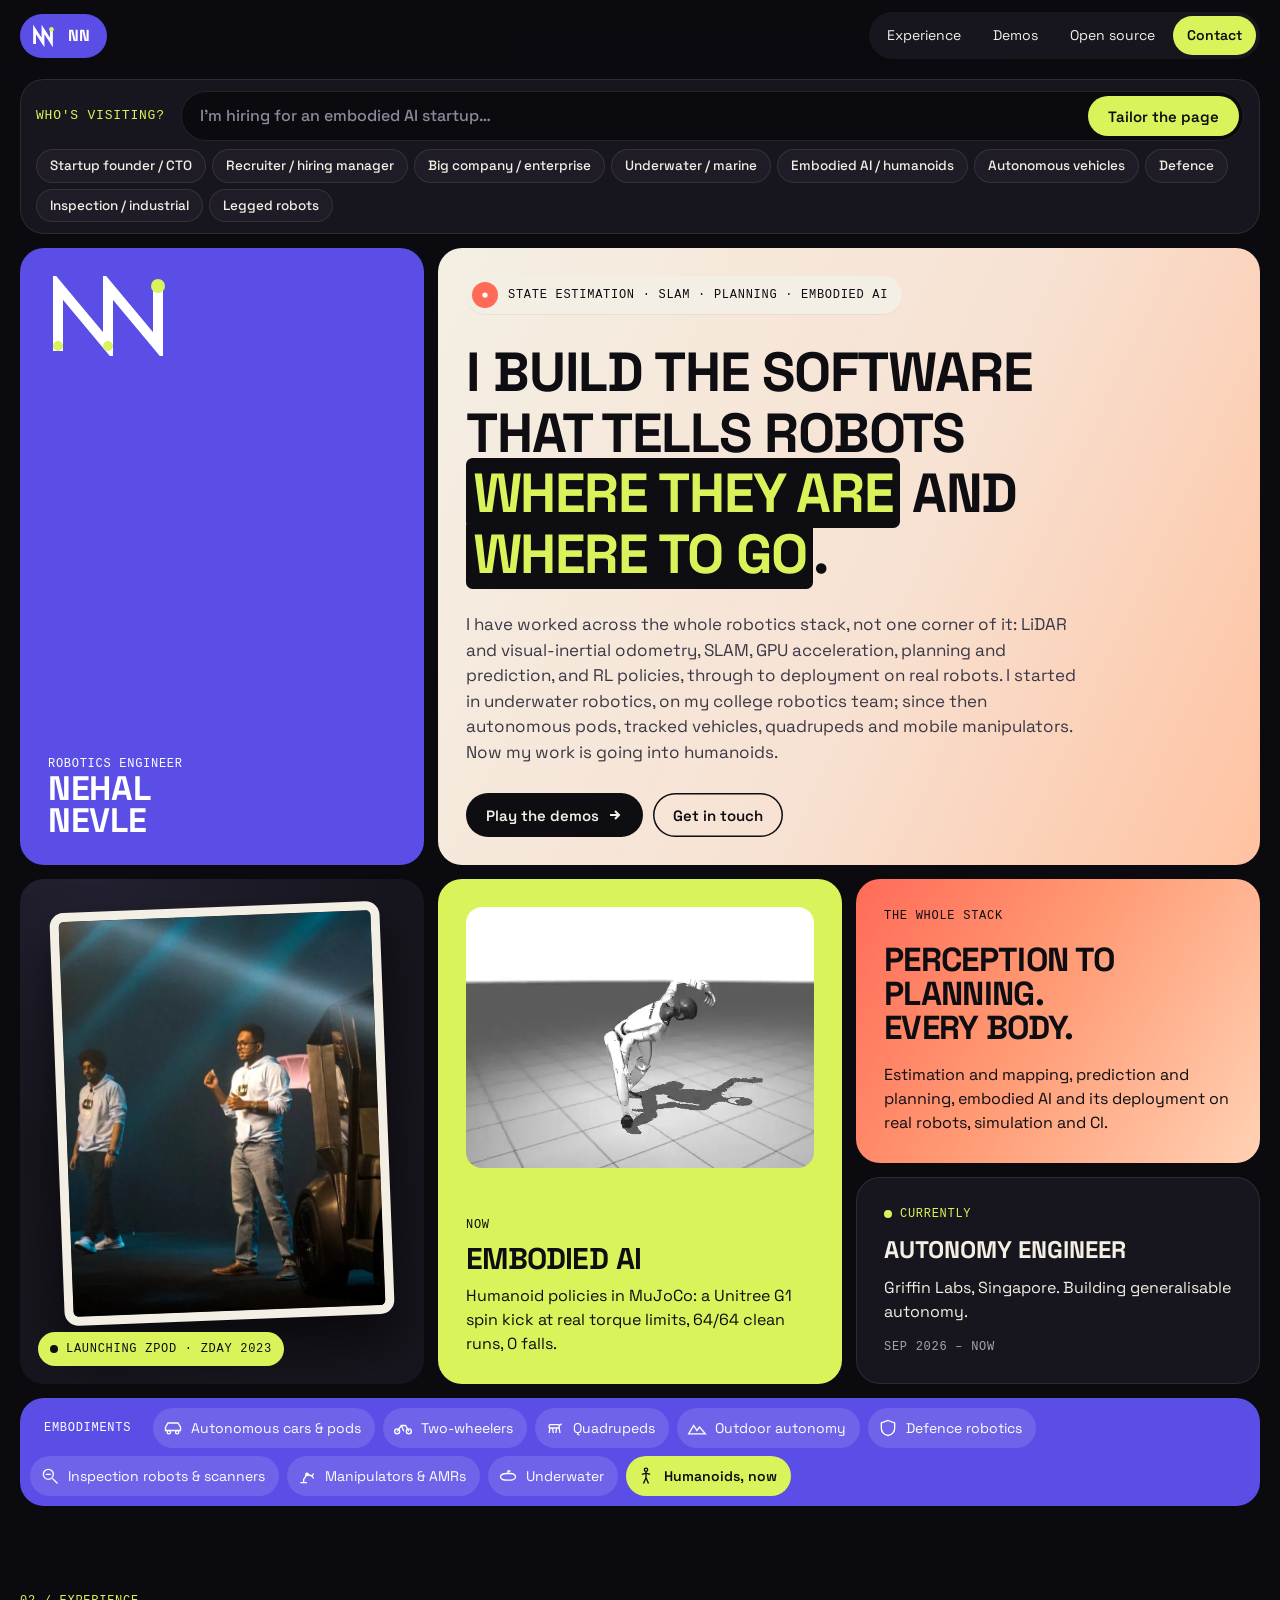
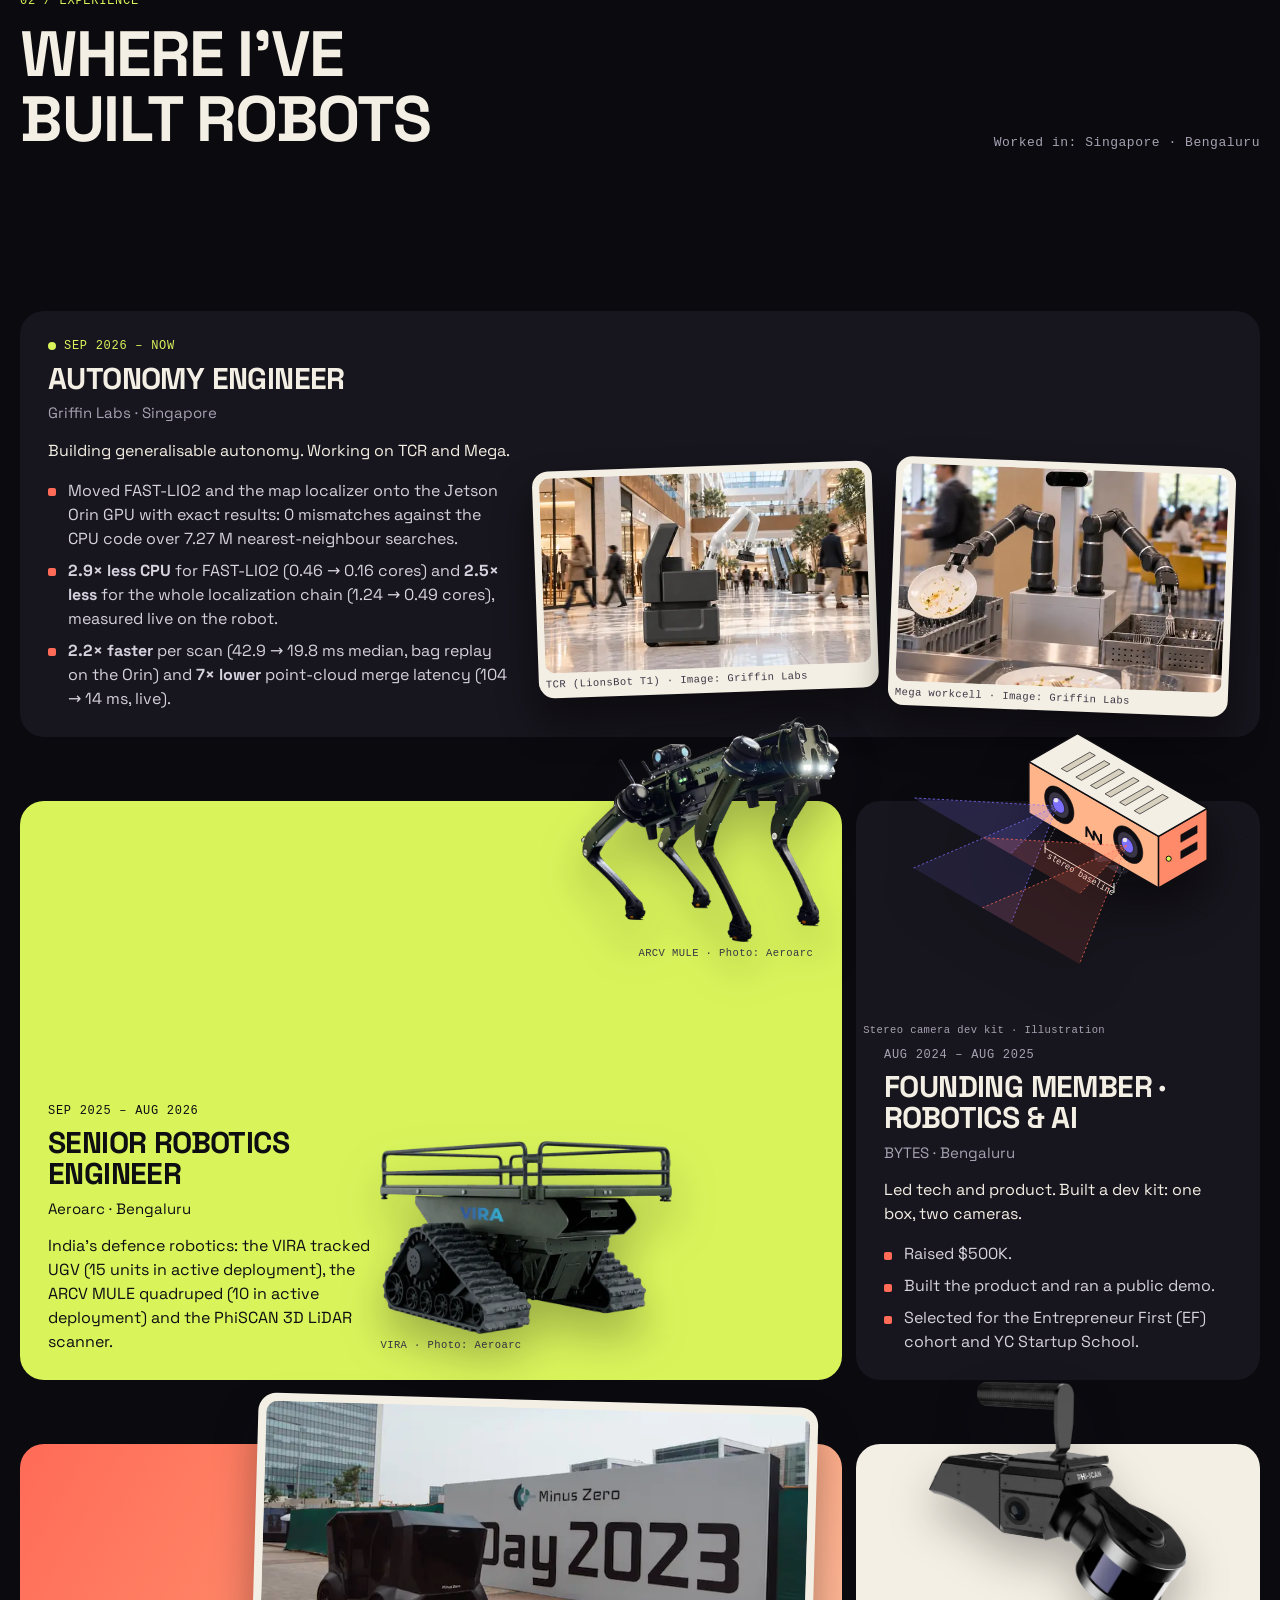
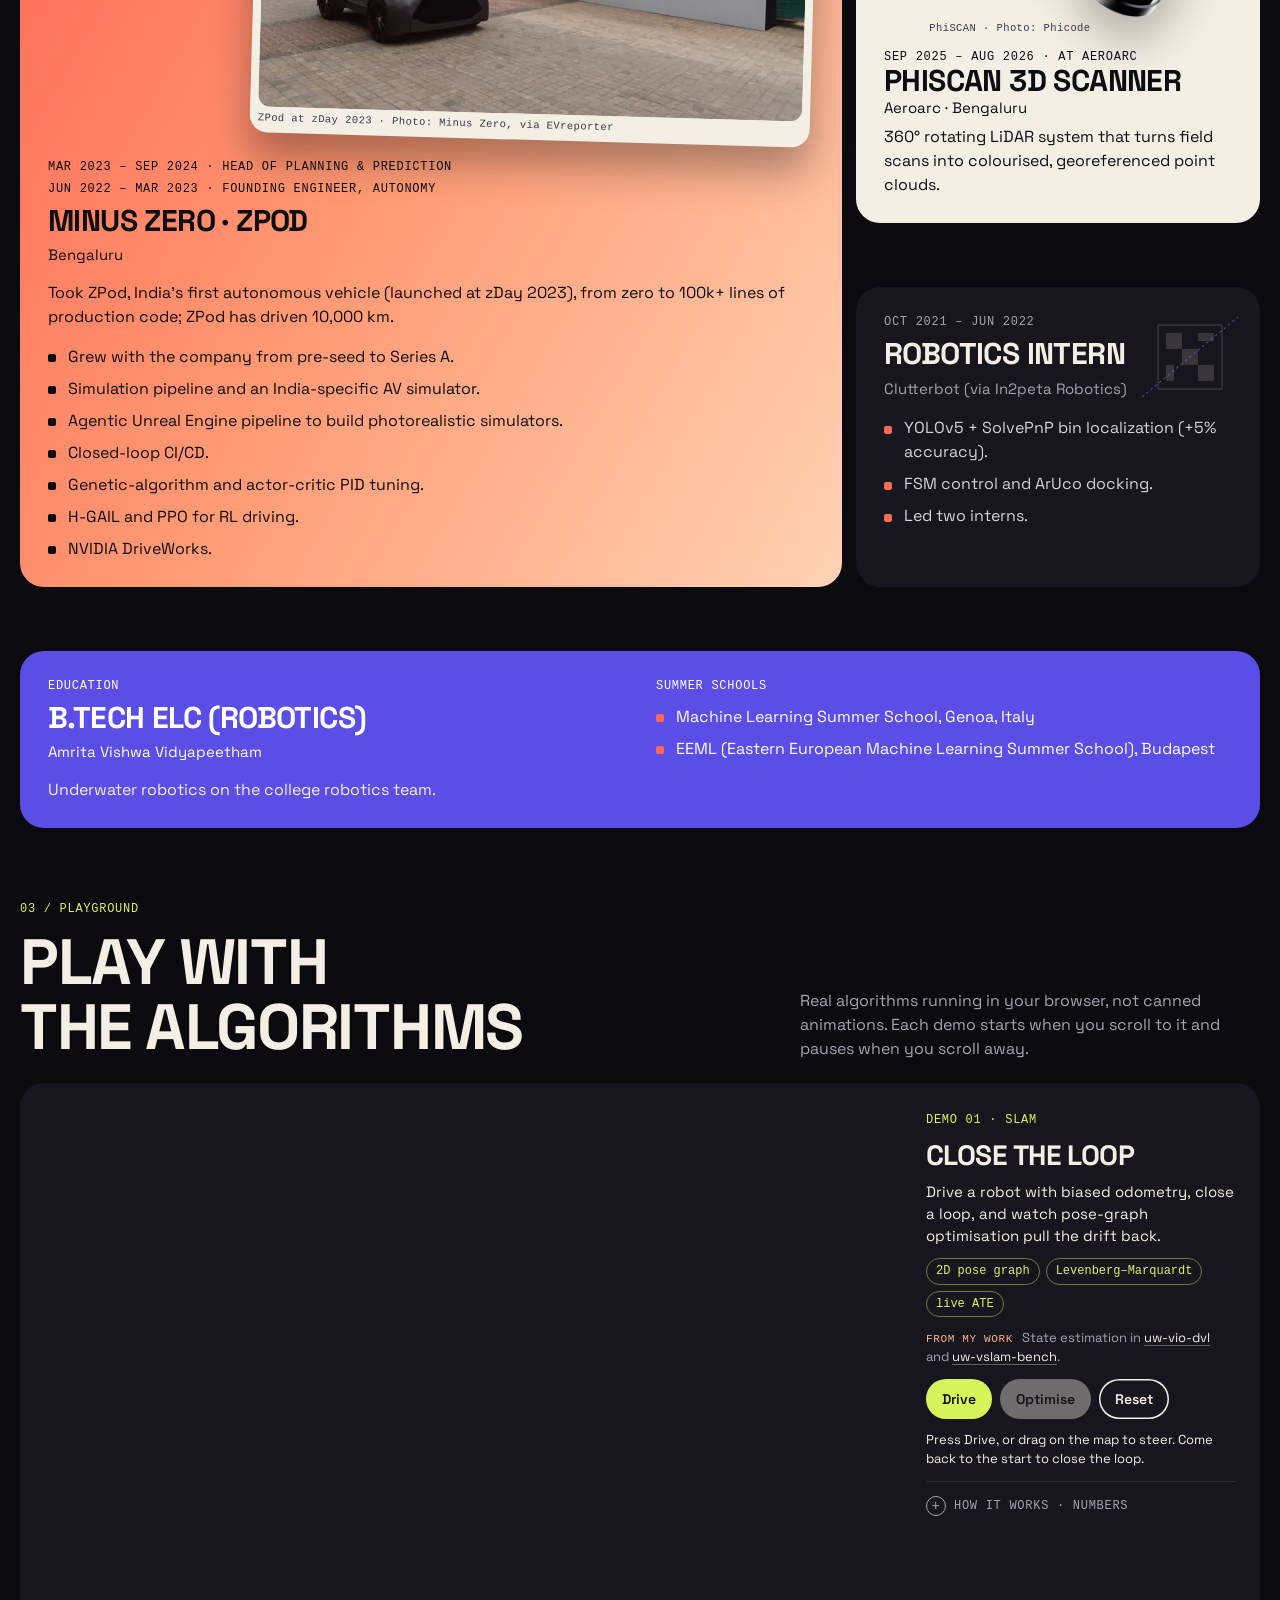
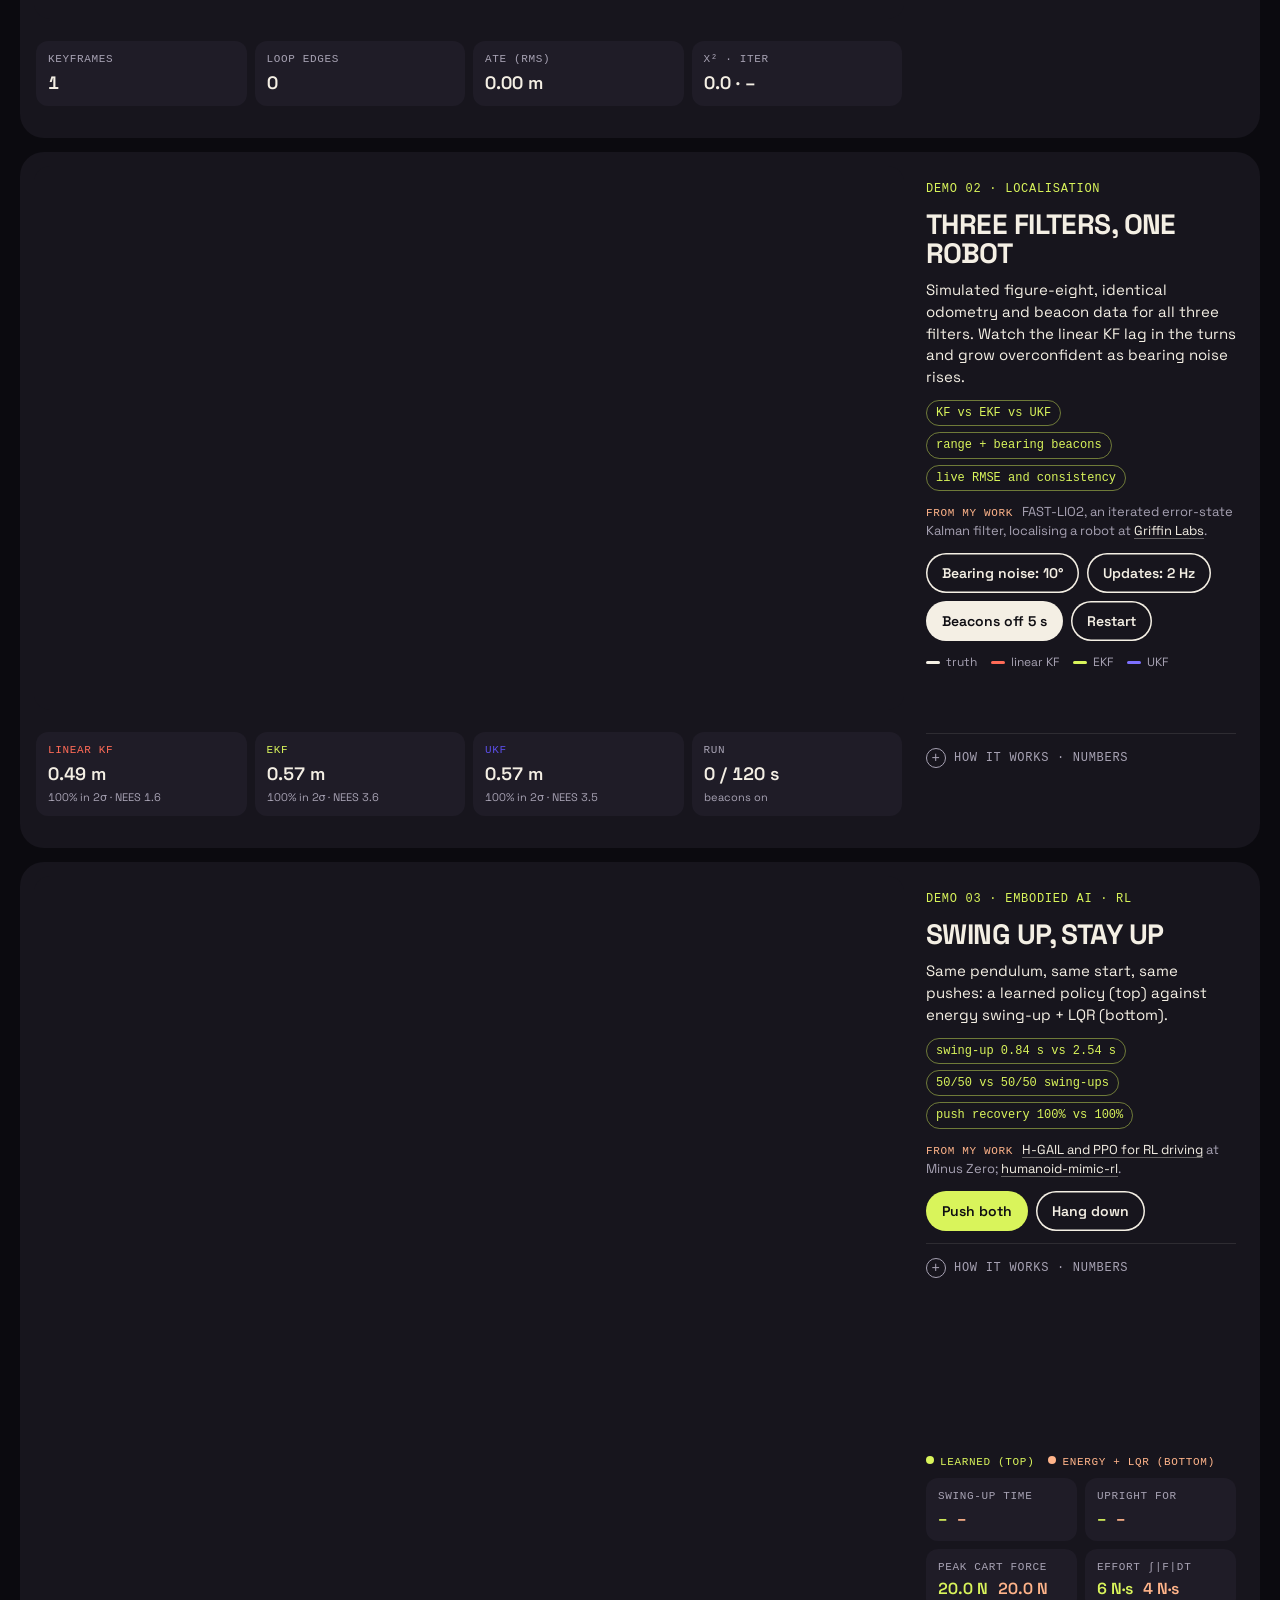
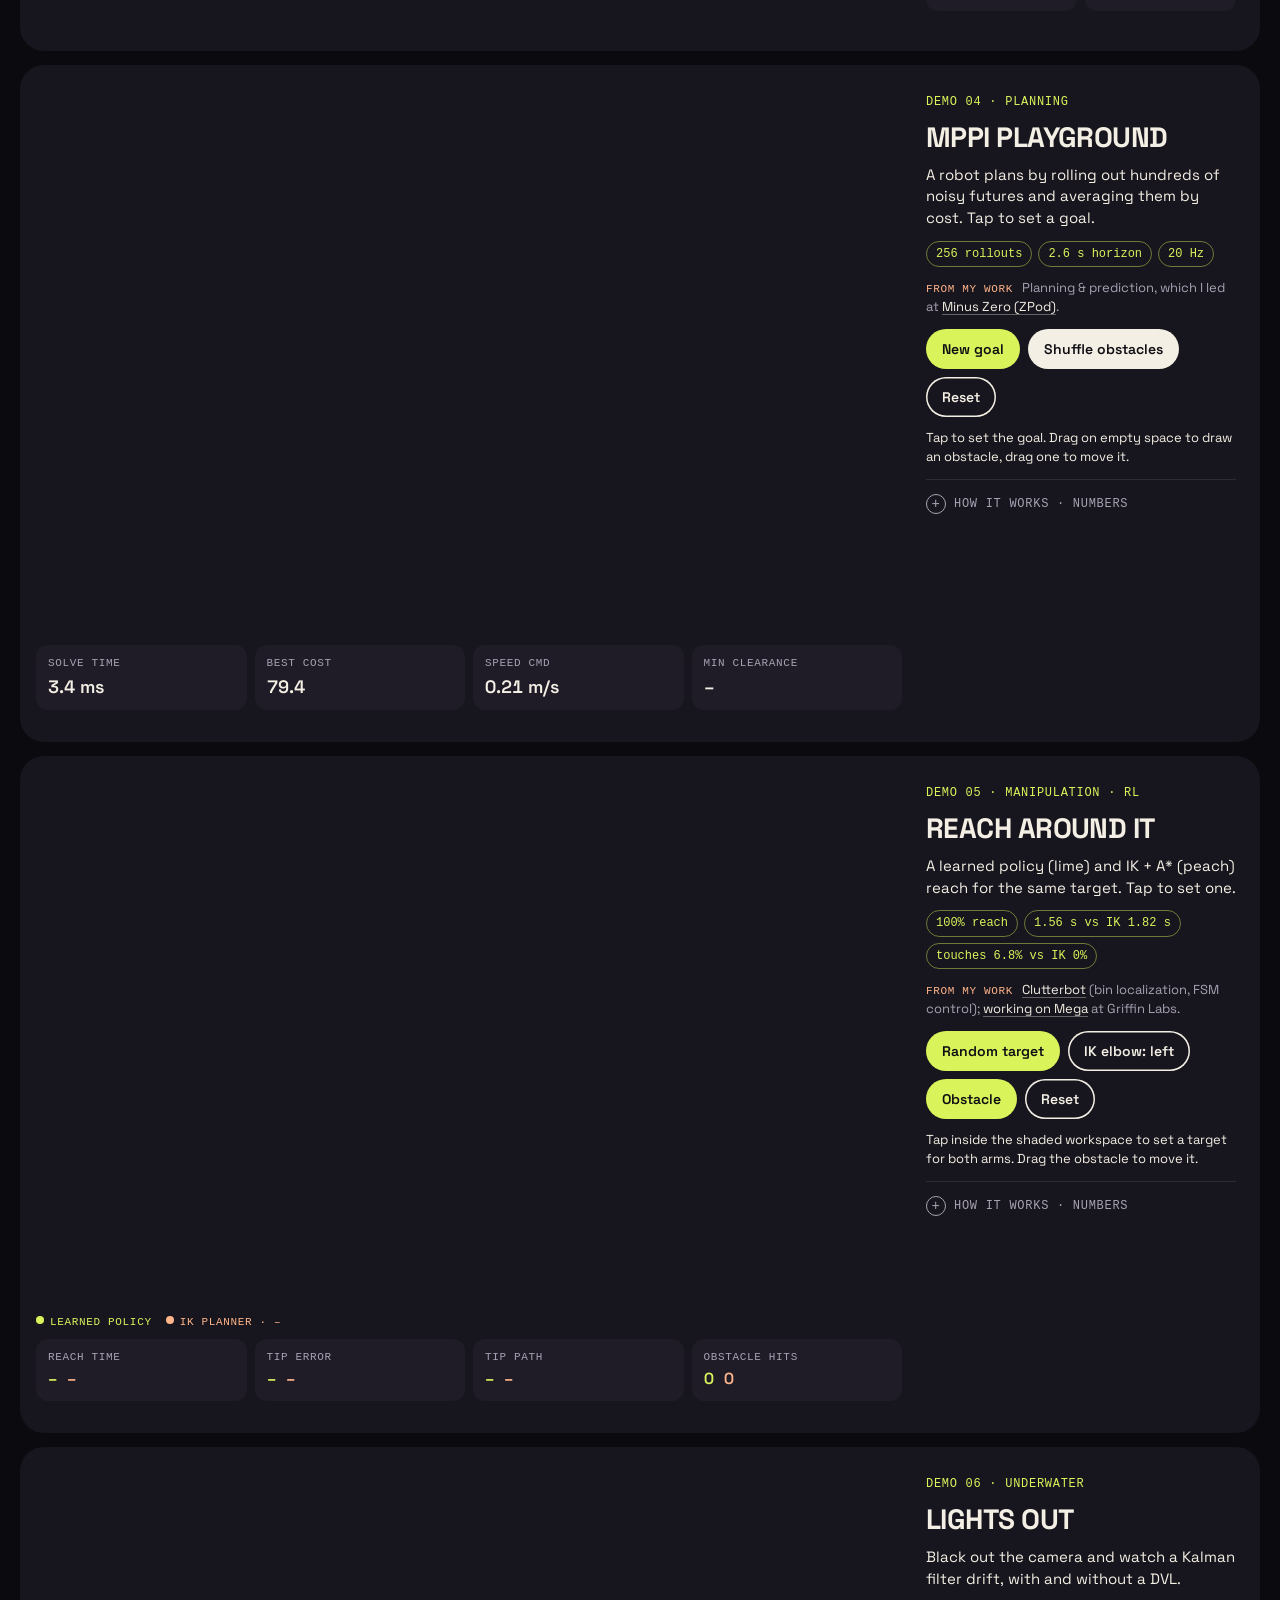
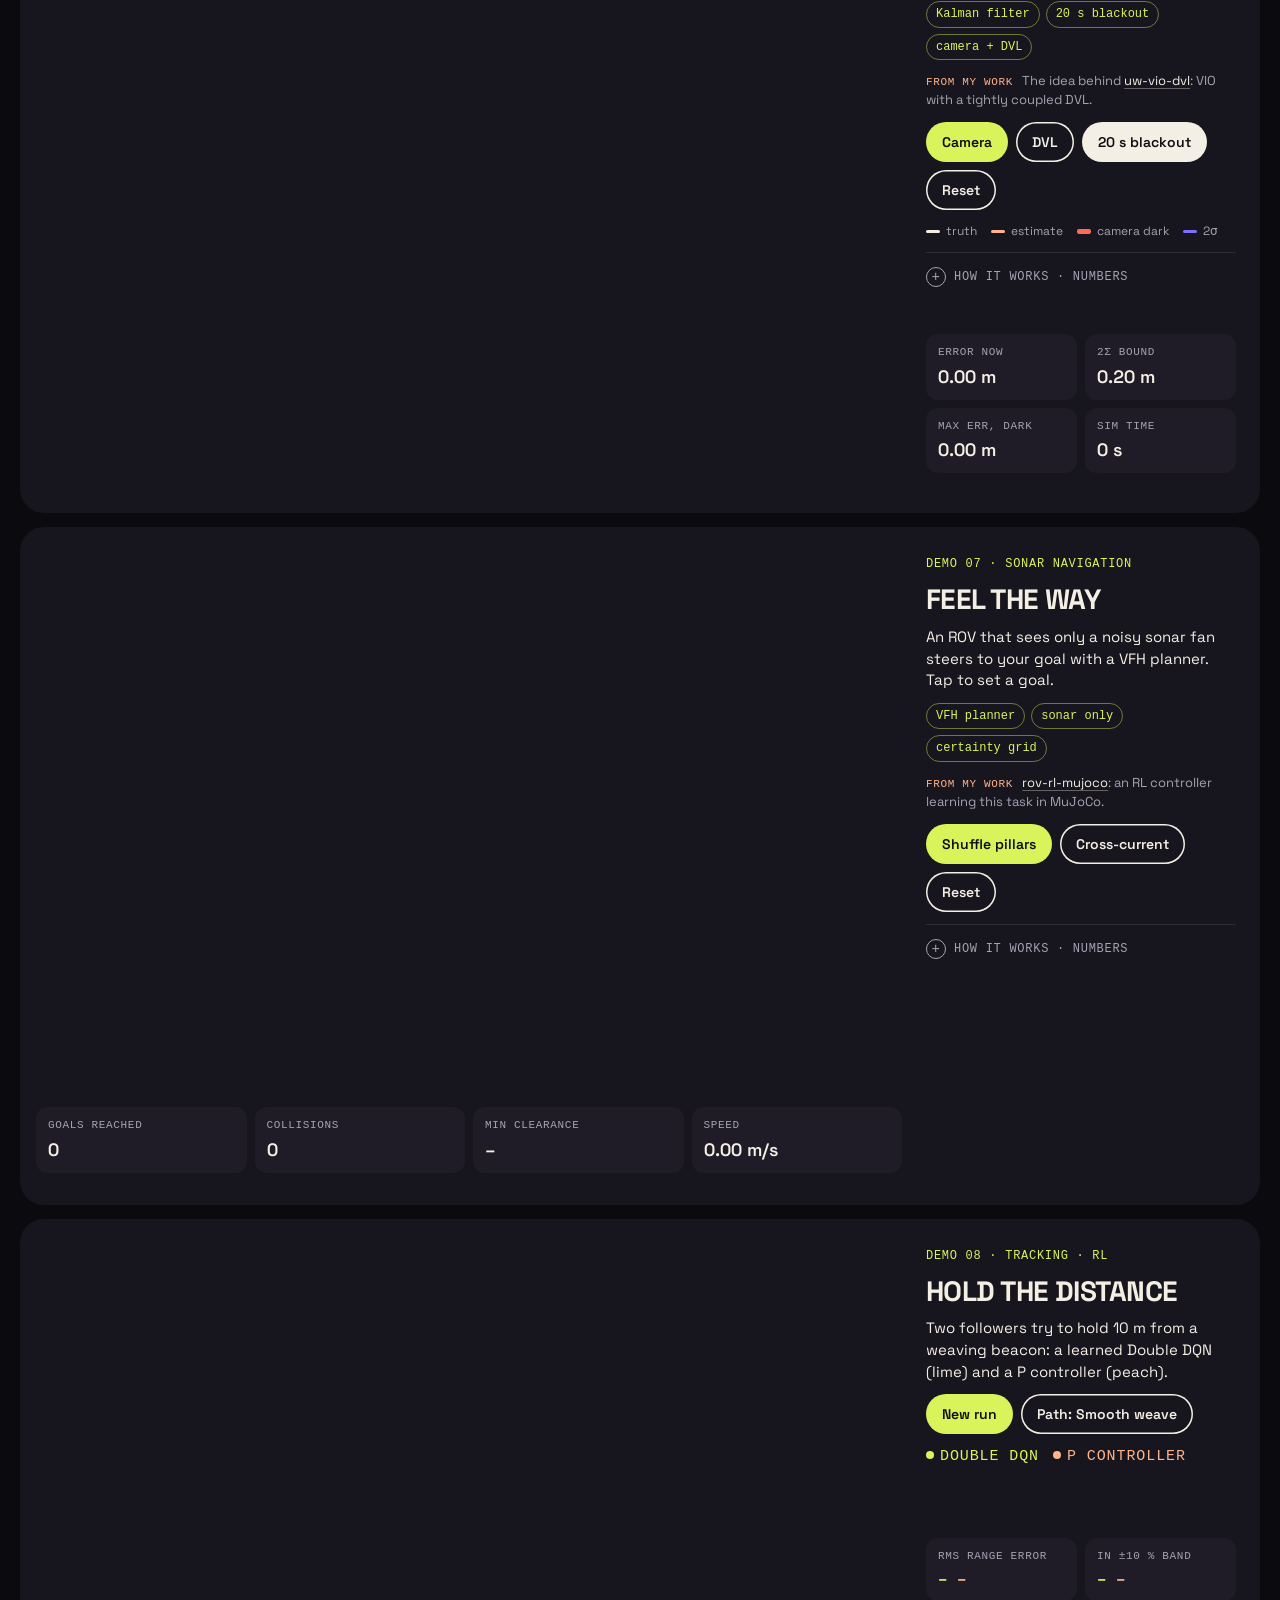
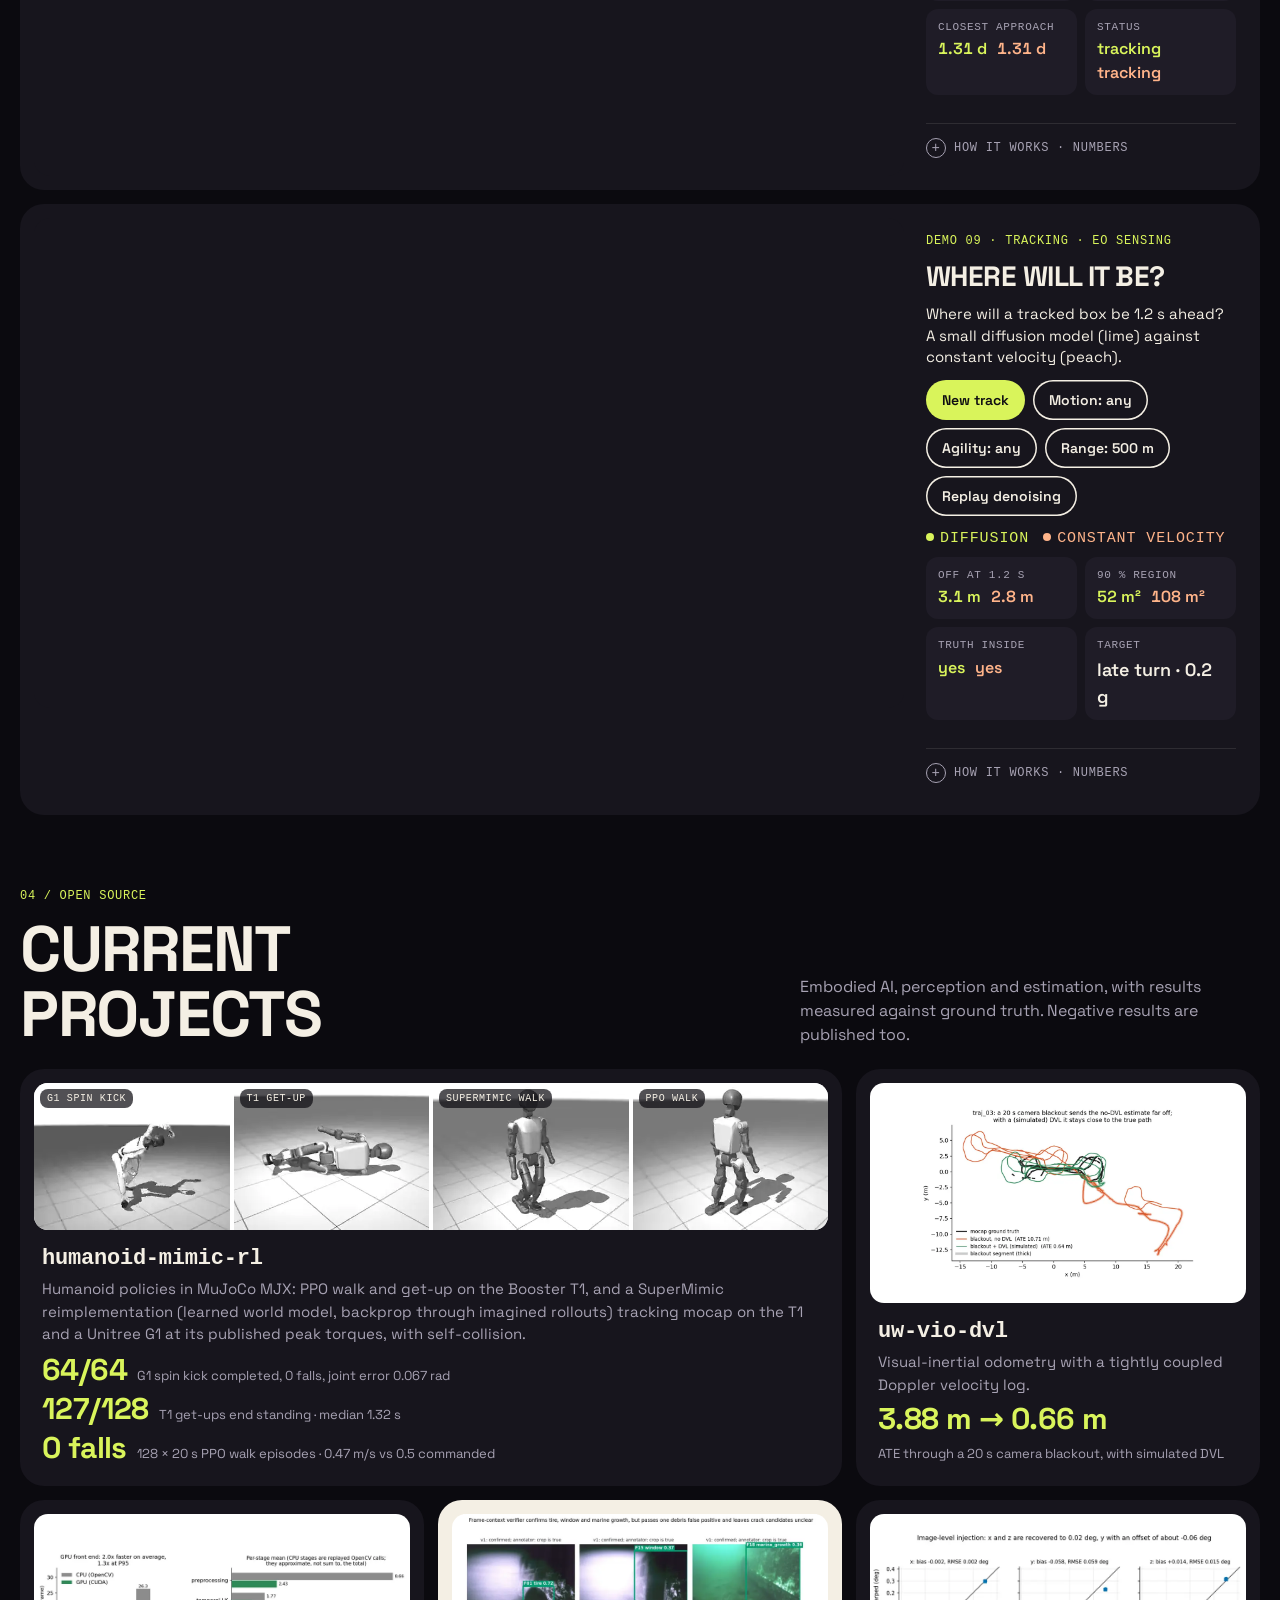
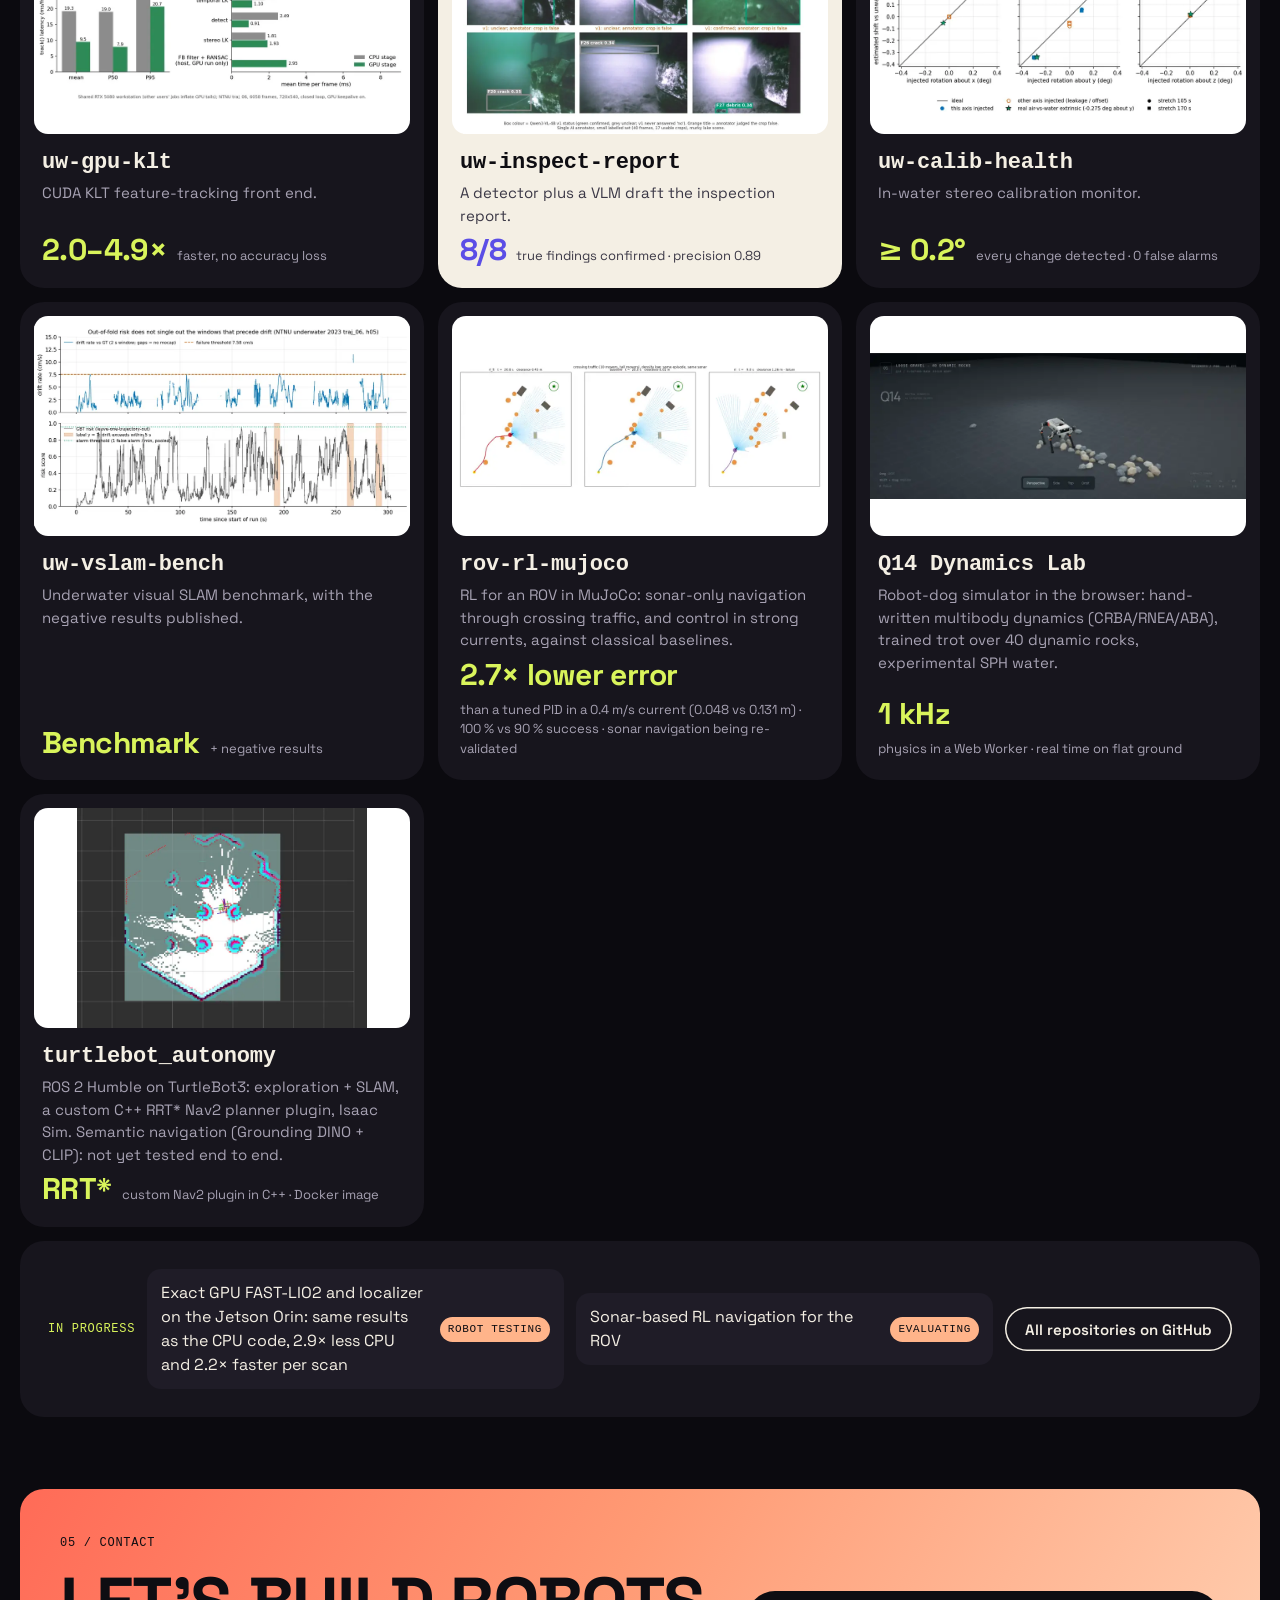
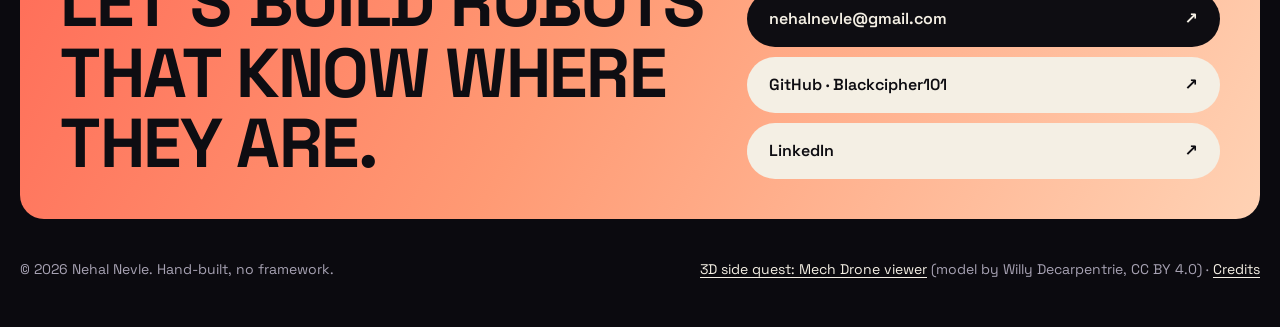
<file: index.html>
<!doctype html>
<html lang="en">
<head>
  <meta charset="utf-8">
  <meta name="viewport" content="width=device-width, initial-scale=1">
  <title>Nehal Nevle · Robotics Engineer</title>
  <meta name="description" content="Nehal Nevle builds the software that tells robots where they are and where to go: state estimation, SLAM, planning and embodied AI across the full robotics stack. Play with live pose-graph SLAM, MPPI and DVL demos.">
  <meta name="theme-color" content="#0b0a0f">
  <link rel="canonical" href="https://blackcipher101.github.io/">
  <meta property="og:type" content="website">
  <meta property="og:title" content="Nehal Nevle · Robotics Engineer">
  <meta property="og:description" content="State estimation, SLAM, planning and embodied AI across the full robotics stack. Interactive demos inside.">
  <meta property="og:url" content="https://blackcipher101.github.io/">
  <meta property="og:image" content="https://blackcipher101.github.io/assets/img/og.jpg">
  <meta property="og:image:width" content="1200">
  <meta property="og:image:height" content="630">
  <meta name="twitter:card" content="summary_large_image">
  <link rel="icon" href="favicon.svg" type="image/svg+xml">
  <link rel="apple-touch-icon" href="assets/img/apple-touch-icon.png">
  <link rel="preload" href="assets/fonts/space-grotesk-latin-var.woff2" as="font" type="font/woff2" crossorigin>
  <link rel="stylesheet" href="assets/css/site.css?v=20261110a">
  <script>document.documentElement.classList.add('js');
  // Section order for the audience preset, set before first paint so nothing moves (no layout shift).
  // Same choice rule and preset -> group map as assets/js/audience.js (PRESETS[..].sections), which re-checks it.
  (function () {
    var g = { startup: 'play', recruiter: 'proof', enterprise: 'proof', underwater: 'base', embodied: 'play', av: 'base', defence: 'base', inspection: 'base', legged: 'play' };
    var id = null;
    try { id = new URLSearchParams(location.search).get('for'); } catch (e) {}
    if (!g.hasOwnProperty(id)) { try { id = localStorage.getItem('nn-audience'); } catch (e) { id = null; } }
    document.documentElement.dataset.order = g.hasOwnProperty(id) ? g[id] : 'base';
    // A preset also rewrites the hero copy: hold the first paint until audience.js has applied it, so the
    // hero does not change height on screen. Same URL as the module tag below, so it runs only once.
    if (g.hasOwnProperty(id)) {
      var s = document.createElement('script');
      s.type = 'module'; s.src = 'assets/js/audience.js?v=20261110a'; s.setAttribute('blocking', 'render');
      document.head.appendChild(s);
    }
  })();</script>
  <script type="module" src="assets/js/site.js?v=20261110a"></script>
  <script type="module" src="assets/js/audience.js?v=20261110a"></script>
</head>
<body>
  <a class="skip" href="#main">Skip to content</a>

  <header class="nav">
    <div class="wrap nav-inner">
      <a class="nav-brand" href="#top" aria-label="Nehal Nevle, home">
        <svg viewBox="0 0 64 64" aria-hidden="true"><polyline points="14,46 14,18 32,46 32,18 50,46 50,18" fill="none" stroke="#fff" stroke-width="6" stroke-linecap="square"/><circle cx="50" cy="18" r="5" fill="#d9f45b"/></svg>
        <span>NN</span>
      </a>
      <nav class="nav-links" aria-label="Sections">
        <a href="#experience">Experience</a>
        <a href="#demos">Demos</a>
        <a href="#work">Open source</a>
        <a class="nav-cta" href="#contact">Contact</a>
      </nav>
    </div>
  </header>

  <main id="main">
    <!-- ================= HERO BENTO ================= -->
    <section class="s-hero" id="top" aria-label="Introduction">
      <div class="wrap">
        <div class="bento">
          <form class="card tailor" id="tailor" role="search" aria-labelledby="tailor-title" autocomplete="off">
            <div class="tailor-ask">
              <label class="mono tailor-label" id="tailor-title" for="tailor-input">Who's visiting?</label>
              <div class="tailor-field">
                <input id="tailor-input" name="who" type="text" maxlength="160" placeholder="I'm hiring for an embodied AI startup…" aria-describedby="tailor-hint">
                <button class="btn btn-lime" type="submit">Tailor the page</button>
              </div>
              <p class="tailor-hint" id="tailor-hint">The page reorders itself for you. Nothing is sent anywhere.</p>
              <div class="tailor-chips" role="group" aria-label="Audience presets" id="tailor-chips"><button type="button" class="chip-btn" data-preset="startup" aria-pressed="false">Startup founder / CTO</button><button type="button" class="chip-btn" data-preset="recruiter" aria-pressed="false">Recruiter / hiring manager</button><button type="button" class="chip-btn" data-preset="enterprise" aria-pressed="false">Big company / enterprise</button><button type="button" class="chip-btn" data-preset="underwater" aria-pressed="false">Underwater / marine</button><button type="button" class="chip-btn" data-preset="embodied" aria-pressed="false">Embodied AI / humanoids</button><button type="button" class="chip-btn" data-preset="av" aria-pressed="false">Autonomous vehicles</button><button type="button" class="chip-btn" data-preset="defence" aria-pressed="false">Defence</button><button type="button" class="chip-btn" data-preset="inspection" aria-pressed="false">Inspection / industrial</button><button type="button" class="chip-btn" data-preset="legged" aria-pressed="false">Legged robots</button></div>
            </div>
            <div class="tailor-now" id="tailor-now" hidden>
              <p><span class="mono">Viewing as</span> <strong id="tailor-name"></strong></p>
              <p class="tailor-pitch" id="tailor-pitch"></p>
              <div class="tailor-actions">
                <button class="btn btn-ghost" type="button" id="tailor-change">Change</button>
                <button class="btn btn-ghost" type="button" id="tailor-reset">General view</button>
                <button class="btn btn-ghost" type="button" id="tailor-share">Copy link</button>
              </div>
            </div>
            <p class="tailor-status" id="tailor-status" aria-live="polite"></p>
          </form>
          <div class="card card-violet c-brand" data-tilt>
            <svg class="mark" viewBox="0 0 120 80" role="img" aria-label="NN monogram: a zig-zag path with pose nodes">
              <polyline points="10,70 10,10 60,70 60,10 110,70 110,10" fill="none" stroke="#fff" stroke-width="10" stroke-linecap="square"/>
              <g fill="#d9f45b"><circle cx="10" cy="70" r="5"/><circle cx="60" cy="70" r="5"/><circle cx="110" cy="10" r="7"/></g>
            </svg>
            <div>
              <p class="mono">Robotics engineer</p>
              <p class="name">Nehal<br>Nevle</p>
            </div>
          </div>

          <div class="card card-grad c-head" data-tilt>
            <span class="pill-label mono"><span class="dot" aria-hidden="true"><svg viewBox="0 0 16 16"><circle cx="8" cy="8" r="3" fill="#fff"/></svg></span><span data-aud="pill">State estimation · SLAM · Planning · Embodied AI</span></span>
            <h1 data-aud="headline">I build the software that tells robots <b>where they are</b> and <b>where to go</b>.</h1>
            <div>
              <p class="lede" data-aud="lede">I have worked across the whole robotics stack, not one corner of it: LiDAR and visual-inertial odometry, SLAM, GPU acceleration, planning and prediction, and RL policies, through to deployment on real robots. I started in underwater robotics, on my college robotics team; since then autonomous pods, tracked vehicles, quadrupeds and mobile manipulators. Now my work is going into humanoids.</p>
            </div>
            <div class="actions">
              <a class="btn btn-ink" href="#demos">Play the demos
                <svg viewBox="0 0 16 16" aria-hidden="true"><path d="M3 8h9M8 4l4 4-4 4" fill="none" stroke="currentColor" stroke-width="2"/></svg></a>
              <a class="btn btn-ghost" href="#contact">Get in touch</a>
            </div>
          </div>

          <figure class="card c-photo" data-tilt>
            <img src="assets/img/nehal-stage.webp" srcset="assets/img/nehal-stage-sm.webp 384w, assets/img/nehal-stage.webp 640w" sizes="(max-width: 700px) 100vw, 400px" width="640" height="800" decoding="async" alt="Nehal Nevle presenting on stage at zDay 2023, the launch of ZPod, India's first autonomous vehicle, with the ZPod beside him">
            <figcaption class="mono"><span class="dot" aria-hidden="true"></span>Launching ZPod · zDay 2023</figcaption>
          </figure>

          <div class="card card-lime c-rov">
            <div class="now-art" data-aud="nowart"><video class="now-vid" src="assets/vid/g1-spinkick.mp4" poster="assets/vid/g1-spinkick.webp" width="640" height="480" autoplay muted loop playsinline preload="metadata" aria-label="Simulated Unitree G1 humanoid doing an airborne spin kick, tracked by a learned SuperMimic policy"></video></div>
            <span class="mono">Now</span>
            <h2 data-aud="nowtitle">Embodied AI</h2>
            <p data-aud="nowtext">Humanoid policies in MuJoCo: a Unitree G1 spin kick at real torque limits, 64/64 clean runs, 0 falls.</p>
          </div>

          <div class="card card-warm c-stack" data-tilt>
            <span class="mono">The whole stack</span>
            <h2>Perception to planning. <b>Every body.</b></h2>
            <p>Estimation and mapping, prediction and planning, embodied AI and its deployment on real robots, simulation and CI.</p>
          </div>

          <div class="card c-now" data-tilt>
            <span class="mono live">Currently</span>
            <p class="role">Autonomy Engineer</p>
            <p>Griffin Labs, Singapore. Building generalisable autonomy.</p>
            <p class="mono muted">Sep 2026 – now</p>
          </div>
        </div>

        <ul class="strip" aria-label="Robot embodiments worked on">
          <li class="tag mono">Embodiments</li>
          <li class="chip"><svg viewBox="0 0 24 24" fill="none" stroke="currentColor" stroke-width="1.6" aria-hidden="true"><path d="M3 15v-4l3-5h12l3 5v4z"/><circle cx="7" cy="17" r="2"/><circle cx="17" cy="17" r="2"/></svg>Autonomous cars &amp; pods</li>
          <li class="chip"><svg viewBox="0 0 24 24" fill="none" stroke="currentColor" stroke-width="1.6" aria-hidden="true"><circle cx="5" cy="16" r="3"/><circle cx="19" cy="16" r="3"/><path d="M5 16l5-7h5l4 7M10 9l3 7"/></svg>Two-wheelers</li>
          <li class="chip"><svg viewBox="0 0 24 24" fill="none" stroke="currentColor" stroke-width="1.6" aria-hidden="true"><rect x="5" y="8" width="12" height="4" rx="1"/><path d="M17 9l3-2M6 12l-1 6M9 12l1 6M14 12l-1 6M17 12l1 6"/></svg>Quadrupeds</li>
          <li class="chip"><svg viewBox="0 0 24 24" fill="none" stroke="currentColor" stroke-width="1.6" aria-hidden="true"><path d="M2 19l6-10 4 6 3-4 7 8z"/></svg>Outdoor autonomy</li>
          <li class="chip"><svg viewBox="0 0 24 24" fill="none" stroke="currentColor" stroke-width="1.6" aria-hidden="true"><path d="M12 3l8 3v6c0 5-3.5 8-8 9-4.5-1-8-4-8-9V6z"/></svg>Defence robotics</li>
          <li class="chip"><svg viewBox="0 0 24 24" fill="none" stroke="currentColor" stroke-width="1.6" aria-hidden="true"><circle cx="10" cy="10" r="6"/><path d="M15 15l6 6M7 10h6"/></svg>Inspection robots &amp; scanners</li>
          <li class="chip"><svg viewBox="0 0 24 24" fill="none" stroke="currentColor" stroke-width="1.6" aria-hidden="true"><path d="M4 20h8M8 20v-4l4-6 6 2M18 12l2-3M18 12l2 3"/><circle cx="12" cy="10" r="1.5"/></svg>Manipulators &amp; AMRs</li>
          <li class="chip"><svg viewBox="0 0 24 24" fill="none" stroke="currentColor" stroke-width="1.6" aria-hidden="true"><path d="M3 13c0-2.5 3-4 8-4h4c3 0 6 1.5 6 4s-3 4-6 4h-4c-5 0-8-1.5-8-4z"/><path d="M12 9V6h3"/></svg>Underwater</li>
          <li class="chip chip-now"><svg viewBox="0 0 24 24" fill="none" stroke="currentColor" stroke-width="1.6" aria-hidden="true"><circle cx="12" cy="4.5" r="2"/><path d="M12 7v7M7 10l5-1.5 5 1.5M9 21l3-7 3 7"/></svg>Humanoids, now</li>
        </ul>
      </div>
    </section>

    <!-- ================= EXPERIENCE ================= -->
    <section class="sec" id="experience" aria-labelledby="xp-title">
      <div class="wrap">
        <div class="sec-head reveal">
          <div>
            <span class="mono"><span class="sec-n"></span> / Experience</span>
            <h2 id="xp-title">Where I've<br>built robots</h2>
          </div>
          <p class="xp-places">Worked in: Singapore · Bengaluru</p>
        </div>
        <ol class="xp">
          <li id="xp-griffin" class="card job xp-griffin has-art reveal" data-job="griffin">
            <div class="art art-frames">
              <figure class="photo frame-a">
                <img src="assets/img/griffin-t1.webp" width="640" height="383" loading="lazy" decoding="async" alt="LionsBot T1, a mobile robot with an arm for restroom cleaning, in a shopping mall">
                <figcaption class="mono">TCR (LionsBot T1) · Image: Griffin Labs</figcaption>
              </figure>
              <figure class="photo frame-b">
                <img src="assets/img/griffin-mega.webp" width="640" height="427" loading="lazy" decoding="async" alt="Mega robotic workcell: two robot arms sorting dishes into racks">
                <figcaption class="mono">Mega workcell · Image: Griffin Labs</figcaption>
              </figure>
            </div>
            <div class="txt">
              <p class="when mono"><span class="live">Sep 2026 – now</span></p>
              <h3>Autonomy Engineer</h3>
              <p class="org">Griffin Labs · Singapore</p>
              <p class="what">Building generalisable autonomy. Working on TCR and Mega.</p>
              <ul class="pts">
                <li data-pt="lio">Moved FAST-LIO2 and the map localizer onto the Jetson Orin GPU with exact results: 0 mismatches against the CPU code over 7.27 M nearest-neighbour searches.</li>
                <li data-pt="lio"><b>2.9× less CPU</b> for FAST-LIO2 (0.46 → 0.16 cores) and <b>2.5× less</b> for the whole localization chain (1.24 → 0.49 cores), measured live on the robot.</li>
                <li data-pt="lio"><b>2.2× faster</b> per scan (42.9 → 19.8 ms median, bag replay on the Orin) and <b>7× lower</b> point-cloud merge latency (104 → 14 ms, live).</li>
              </ul>
            </div>
          </li>

          <li id="xp-aeroarc" class="card card-lime job xp-aeroarc has-art reveal" data-job="aeroarc">
            <div class="art art-duo">
              <figure class="cut cut-vira">
                <img src="assets/img/aeroarc-vira.webp" width="720" height="477" loading="lazy" decoding="async" alt="VIRA, a tracked electric ground robot with a cargo rail deck">
                <figcaption class="mono">VIRA · Photo: Aeroarc</figcaption>
              </figure>
              <figure class="cut cut-mule">
                <img src="assets/img/aeroarc-arcv-mule.webp" width="720" height="627" loading="lazy" decoding="async" alt="ARCV MULE, a Ghost Robotics quadruped robot with a sensor head">
                <figcaption class="mono">ARCV MULE · Photo: Aeroarc</figcaption>
              </figure>
            </div>
            <div class="txt">
              <p class="when mono">Sep 2025 – Aug 2026</p>
              <h3>Senior Robotics Engineer</h3>
              <p class="org">Aeroarc · Bengaluru</p>
              <p class="what">India's defence robotics: the VIRA tracked UGV (15 units in active deployment), the ARCV MULE quadruped (10 in active deployment) and the PhiSCAN 3D LiDAR scanner.</p>
            </div>
          </li>

          <li id="xp-bytes" class="card job xp-bytes has-art reveal" data-job="bytes">
            <figure class="cut cut-stereo">
              <img src="assets/img/stereo-devkit.svg" width="600" height="480" loading="lazy" decoding="async" alt="Illustration of a compact stereo camera dev kit: one box with two cameras side by side">
              <figcaption class="mono">Stereo camera dev kit · Illustration</figcaption>
            </figure>
            <div class="txt">
              <p class="when mono">Aug 2024 – Aug 2025</p>
              <h3>Founding member · Robotics &amp; AI</h3>
              <p class="org">BYTES · Bengaluru</p>
              <p class="what" data-pt="bytes-lead">Led tech and product. Built a dev kit: one box, two cameras.</p>
              <ul class="pts">
                <li data-pt="raise">Raised $500K.</li>
                <li data-pt="demo">Built the product and ran a public demo.</li>
                <li data-pt="accel">Selected for the Entrepreneur First (EF) cohort and YC Startup School.</li>
              </ul>
            </div>
          </li>

          <li id="xp-mz" class="card card-warm job xp-mz has-art reveal" data-job="mz">
            <figure class="photo">
              <img src="assets/img/zpod-zday-2023.webp" width="720" height="405" loading="lazy" decoding="async" alt="The ZPod autonomous pod parked in front of a Minus Zero zDay 2023 banner">
              <figcaption class="mono">ZPod at zDay 2023 · Photo: Minus Zero, via EVreporter</figcaption>
            </figure>
            <div class="txt">
              <p class="when mono roles"><span>Mar 2023 – Sep 2024 · Head of Planning &amp; Prediction</span><span>Jun 2022 – Mar 2023 · Founding Engineer, Autonomy</span></p>
              <h3>Minus Zero · ZPod</h3>
              <p class="org">Bengaluru</p>
              <p class="what" data-pt="zero">Took ZPod, India's first autonomous vehicle (launched at zDay 2023), from zero to 100k+ lines of production code; ZPod has driven 10,000 km.</p>
              <ul class="pts">
                <li data-pt="series">Grew with the company from pre-seed to Series A.</li>
                <li data-pt="sim">Simulation pipeline and an India-specific AV simulator.</li>
                <li data-pt="ue">Agentic Unreal Engine pipeline to build photorealistic simulators.</li>
                <li data-pt="ci">Closed-loop CI/CD.</li>
                <li data-pt="ga">Genetic-algorithm and actor-critic PID tuning.</li>
                <li data-pt="rl">H-GAIL and PPO for RL driving.</li>
                <li data-pt="dw">NVIDIA DriveWorks.</li>
              </ul>
            </div>
          </li>

          <li id="xp-phi" class="card card-cream job xp-phi has-art reveal" data-job="phi">
            <figure class="cut cut-phi">
              <img src="assets/img/phicode-phiscan.webp" width="560" height="509" loading="lazy" decoding="async" alt="PhiSCAN, a handheld 360-degree rotating LiDAR scanner with a camera and a top handle">
              <figcaption class="mono">PhiSCAN · Photo: Phicode</figcaption>
            </figure>
            <div class="txt">
              <p class="when mono">Sep 2025 – Aug 2026 · At Aeroarc</p>
              <h3>PhiSCAN 3D scanner</h3>
              <p class="org">Aeroarc · Bengaluru</p>
              <p class="what">360° rotating LiDAR system that turns field scans into colourised, georeferenced point clouds.</p>
            </div>
          </li>

          <li id="xp-clutter" class="card job xp-clutter reveal" data-job="clutter">
            <svg class="xp-art" viewBox="0 0 120 120" aria-hidden="true"><rect x="20" y="20" width="80" height="80" fill="none" stroke="currentColor" stroke-width="1"/><g fill="currentColor" opacity=".55"><rect x="30" y="30" width="20" height="20"/><rect x="70" y="30" width="20" height="10"/><rect x="50" y="50" width="20" height="20"/><rect x="30" y="70" width="10" height="20"/><rect x="70" y="70" width="20" height="20"/></g><path d="M0 110L120 10" stroke="#7d70ff" stroke-width="1" stroke-dasharray="3 4"/></svg>
            <p class="when mono">Oct 2021 – Jun 2022</p>
            <h3>Robotics Intern</h3>
            <p class="org">Clutterbot (via In2peta Robotics)</p>
            <ul class="pts">
              <li data-pt="yolo">YOLOv5 + SolvePnP bin localization (+5% accuracy).</li>
              <li data-pt="fsm">FSM control and ArUco docking.</li>
              <li data-pt="lead">Led two interns.</li>
            </ul>
          </li>

          <li id="xp-edu" class="card card-violet job xp-edu reveal" data-job="edu">
            <div class="edu-col">
              <p class="when mono">Education</p>
              <h3>B.Tech ELC (Robotics)</h3>
              <p class="org">Amrita Vishwa Vidyapeetham</p>
              <p class="what">Underwater robotics on the college robotics team.</p>
            </div>
            <div class="edu-col">
              <p class="when mono">Summer schools</p>
              <ul class="pts">
                <li data-pt="mlss">Machine Learning Summer School, Genoa, Italy</li>
                <li data-pt="eeml">EEML (Eastern European Machine Learning Summer School), Budapest</li>
              </ul>
            </div>
          </li>
        </ol>
      </div>
    </section>

    <!-- ================= DEMOS ================= -->
    <section class="sec" id="demos" aria-labelledby="demos-title">
      <div class="wrap">
        <div class="sec-head reveal">
          <div>
            <span class="mono"><span class="sec-n"></span> / Playground</span>
            <h2 id="demos-title">Play with<br>the algorithms</h2>
          </div>
          <p>Real algorithms running in your browser, not canned animations. Each demo starts when you scroll to it and pauses when you scroll away.</p>
        </div>

        <div class="bento">
          <!-- Demo 1: pose-graph SLAM -->
          <article class="card demo demo-tiled reveal" data-demo="slam" aria-labelledby="slam-title">
            <div class="demo-stage">
              <canvas width="1000" height="600" style="--ar: 5 / 3" aria-label="Pose-graph SLAM simulation. Drag to steer the robot." role="img"></canvas>
              <span class="demo-hint mono">Loading demo…</span>
            </div>
            <div class="demo-tiles">
              <dl class="stats">
                <div class="stat"><dt>Keyframes</dt><dd data-out="kf">0</dd></div>
                <div class="stat"><dt>Loop edges</dt><dd data-out="loops">0</dd></div>
                <div class="stat"><dt>ATE (RMS)</dt><dd data-out="ate">–</dd></div>
                <div class="stat"><dt>χ² · iter</dt><dd><span data-out="chi2">–</span> · <span data-out="iter">–</span></dd></div>
              </dl>
            </div>
            <div class="demo-side">
              <span class="mono demo-tag" style="color:var(--lime)">SLAM</span>
              <h3 id="slam-title">Close the loop</h3>
              <p class="demo-lede">Drive a robot with biased odometry, close a loop, and watch pose-graph optimisation pull the drift back.</p>
              <ul class="demo-head" aria-label="Headline numbers"><li>2D pose graph</li><li>Levenberg–Marquardt</li><li>live ATE</li></ul>
              <p class="demo-ctx"><span class="mono">From my work</span> State estimation in <a href="https://github.com/Blackcipher101/uw-vio-dvl">uw-vio-dvl</a> and <a href="https://github.com/Blackcipher101/uw-vslam-bench">uw-vslam-bench</a>.</p>
              <div class="controls">
                <button class="btn btn-lime" type="button" data-act="play" aria-pressed="false">Drive</button>
                <button class="btn btn-cream" type="button" data-act="optimise" disabled>Optimise</button>
                <button class="btn btn-ghost" type="button" data-act="reset">Reset</button>
              </div>
              <p class="demo-msg demo-live" data-out="msg" aria-live="polite"></p>
              <details class="demo-more">
                <summary>How it works · numbers</summary>
                <p>Wheel odometry has a small heading bias, so the estimate (coral) drifts away from the truth (dashed). Drive back to the start: a loop-closure edge (lime) appears. Optimise runs Levenberg–Marquardt on the full 2D pose graph.</p>
              </details>
            </div>
          </article>

          <!-- Demo: localisation filters, linear KF vs EKF vs UKF -->
          <article class="card demo demo-tiled reveal" data-demo="filters" aria-labelledby="filters-title">
            <div class="demo-stage">
              <canvas width="1000" height="625" style="--ar: 8 / 5" aria-label="Top view of a robot driving a figure-eight past four beacons, with the true path and the position estimates and 2-sigma ellipses of a linear Kalman filter, an extended Kalman filter and an unscented Kalman filter." role="img"></canvas>
              <span class="demo-hint mono">Loading demo…</span>
            </div>
            <div class="demo-tiles">
              <dl class="stats">
                <div class="stat"><dt style="color:var(--coral)">Linear KF</dt><dd><span data-out="rmse-kf">–</span><small data-out="cons-kf"></small></dd></div>
                <div class="stat"><dt style="color:var(--lime)">EKF</dt><dd><span data-out="rmse-ekf">–</span><small data-out="cons-ekf"></small></dd></div>
                <div class="stat"><dt style="color:var(--violet)">UKF</dt><dd><span data-out="rmse-ukf">–</span><small data-out="cons-ukf"></small></dd></div>
                <div class="stat"><dt>Run</dt><dd><span data-out="run">–</span><small data-out="flag"></small></dd></div>
              </dl>
            </div>
            <div class="demo-side">
              <span class="mono demo-tag" style="color:var(--lime)">Localisation</span>
              <h3 id="filters-title">Three filters, one robot</h3>
              <p class="demo-lede">Simulated figure-eight, identical odometry and beacon data for all three filters. Watch the linear KF lag in the turns and grow overconfident as bearing noise rises.</p>
              <ul class="demo-head" aria-label="Headline numbers"><li>KF vs EKF vs UKF</li><li>range + bearing beacons</li><li>live RMSE and consistency</li></ul>
              <p class="demo-ctx"><span class="mono">From my work</span> FAST-LIO2, an iterated error-state Kalman filter, localising a robot at <a href="#xp-griffin">Griffin Labs</a>.</p>
              <div class="controls">
                <button class="btn btn-ghost" type="button" data-act="noise">Bearing noise: 10°</button>
                <button class="btn btn-ghost" type="button" data-act="rate">Updates: 2 Hz</button>
                <button class="btn btn-cream" type="button" data-act="off">Beacons off 5 s</button>
                <button class="btn btn-ghost" type="button" data-act="reset">Restart</button>
              </div>
              <div class="legend" aria-hidden="true">
                <span><i style="background:#f4efe4"></i>truth</span>
                <span><i style="background:#ff6b57"></i>linear KF</span>
                <span><i style="background:#d9f45b"></i>EKF</span>
                <span><i style="background:#7d70ff"></i>UKF</span>
              </div>
              <p class="demo-msg demo-live" data-out="msg" aria-live="polite"></p>
              <details class="demo-more">
                <summary>How it works · numbers</summary>
                <p>A unicycle robot (state x, y, heading) drives two tangent circles at 2 m/s with noisy speed and yaw-rate odometry at 20 Hz, and hears range and world-frame bearing from beacons within 7 m. Bearing noise and update rate are the controls; the run is seeded, so it repeats. The linear KF is a constant-velocity filter on [x, y, vx, vy] that turns each range/bearing pair into a Cartesian fix with a first-order converted-measurement covariance; it ignores the odometry and the heading. The EKF and UKF estimate [x, y, heading] with the odometry as input, one with analytic Jacobians, one with scaled sigma points and a circular mean for the heading. Readouts: position RMSE so far, the share of time the truth is inside the filter's own 2σ ellipse (a consistent 2-D filter sits near 86%) and the mean position NEES (ideal 2). Maths: <code>assets/js/demos/lib/filters-core.js</code>; headless check: <code>tools/eval_filters.mjs</code>.</p>
              </details>
            </div>
          </article>

          <!-- Demo: learned cart-pole swing-up vs classical, same run -->
          <article class="card demo demo-tiled tiles-right reveal" data-demo="cartpole" aria-labelledby="cartpole-title">
            <div class="demo-stage">
              <canvas width="1000" height="875" style="--ar: 8 / 7" aria-label="Two cart-pole simulations side by side: a learned policy on top and a classical energy swing-up plus LQR controller below, started from the same state. Drag a pole to pull both, tap to flick both." role="img"></canvas>
              <span class="demo-hint mono">Loading demo…</span>
            </div>
            <div class="demo-tiles">
              <p class="vs-key mono"><span class="vs-a">Learned (top)</span><span class="vs-b">Energy + LQR (bottom)</span></p>
              <dl class="stats">
                <div class="stat"><dt>Swing-up time</dt><dd class="vs-pair"><span class="vs-a" data-out="swing-a">–</span><span class="vs-b" data-out="swing-b">–</span></dd></div>
                <div class="stat"><dt>Upright for</dt><dd class="vs-pair"><span class="vs-a" data-out="up-a">–</span><span class="vs-b" data-out="up-b">–</span></dd></div>
                <div class="stat"><dt>Peak cart force</dt><dd class="vs-pair"><span class="vs-a" data-out="peak-a">–</span><span class="vs-b" data-out="peak-b">–</span></dd></div>
                <div class="stat"><dt>Effort ∫|F|dt</dt><dd class="vs-pair"><span class="vs-a" data-out="effort-a">–</span><span class="vs-b" data-out="effort-b">–</span></dd></div>
              </dl>
            </div>
            <div class="demo-side">
              <span class="mono demo-tag" style="color:var(--lime)">Embodied AI · RL</span>
              <h3 id="cartpole-title">Swing up, stay up</h3>
              <p class="demo-lede">Same pendulum, same start, same pushes: a learned policy (top) against energy swing-up + LQR (bottom).</p>
              <ul class="demo-head" data-out="head" aria-label="Headline numbers"><li>swing-up 0.84 s vs 2.54 s</li><li>50/50 vs 50/50 swing-ups</li><li>push recovery 100% vs 100%</li></ul>
              <p class="demo-ctx"><span class="mono">From my work</span> <a href="#xp-mz">H-GAIL and PPO for RL driving</a> at Minus Zero; <a href="https://github.com/Blackcipher101/humanoid-mimic-rl">humanoid-mimic-rl</a>.</p>
              <div class="controls">
                <button class="btn btn-lime" type="button" data-act="push">Push both</button>
                <button class="btn btn-ghost" type="button" data-act="reset">Hang down</button>
              </div>
              <details class="demo-more">
                <summary>How it works · numbers</summary>
                <p>Two identical cart-poles, same start, same pushes. Top: a small neural network trained offline with evolution strategies. Bottom: the classical energy swing-up handing over to LQR. Both get at most 20 N on the cart. Push, drag or tap a pole and both feel it. Training script: <code>tools/train_pendulum.py</code>.</p>
                <p class="demo-note" data-out="policy" aria-live="polite"></p>
              </details>
            </div>
          </article>

          <!-- Demo 2: MPPI -->
          <article class="card demo demo-tiled reveal" data-demo="mppi" aria-labelledby="mppi-title">
            <div class="demo-stage">
              <canvas width="1000" height="625" style="--ar: 8 / 5" aria-label="MPPI planner simulation. Tap to set a goal, drag to draw or move obstacles." role="img"></canvas>
              <span class="demo-hint mono">Loading demo…</span>
            </div>
            <div class="demo-tiles">
              <dl class="stats">
                <div class="stat"><dt>Solve time</dt><dd data-out="ms">–</dd></div>
                <div class="stat"><dt>Best cost</dt><dd data-out="cost">–</dd></div>
                <div class="stat"><dt>Speed cmd</dt><dd data-out="v">–</dd></div>
                <div class="stat"><dt>Min clearance</dt><dd data-out="clear">–</dd></div>
              </dl>
            </div>
            <div class="demo-side">
              <span class="mono demo-tag" style="color:var(--lime)">Planning</span>
              <h3 id="mppi-title">MPPI playground</h3>
              <p class="demo-lede">A robot plans by rolling out hundreds of noisy futures and averaging them by cost. Tap to set a goal.</p>
              <ul class="demo-head" aria-label="Headline numbers"><li>256 rollouts</li><li>2.6 s horizon</li><li>20 Hz</li></ul>
              <p class="demo-ctx"><span class="mono">From my work</span> Planning &amp; prediction, which I led at <a href="#xp-mz">Minus Zero (ZPod)</a>.</p>
              <div class="controls">
                <button class="btn btn-lime" type="button" data-act="goal">New goal</button>
                <button class="btn btn-cream" type="button" data-act="scatter">Shuffle obstacles</button>
                <button class="btn btn-ghost" type="button" data-act="reset">Reset</button>
              </div>
              <p class="demo-msg demo-live" data-out="msg" aria-live="polite"></p>
              <details class="demo-more">
                <summary>How it works · numbers</summary>
                <p>256 noisy control sequences are rolled out over a 2.6 s horizon, 20 times a second. Each is scored for goal progress and clearance. The plan (coral) is their cost-weighted average. Lime rollouts are cheap, violet ones are expensive.</p>
              </details>
            </div>
          </article>

          <!-- Demo: SCARA arm, learned reaching policy vs IK planner -->
          <article class="card demo demo-tiled reveal" data-demo="scara" aria-labelledby="scara-title">
            <div class="demo-stage">
              <canvas width="1000" height="600" style="--ar: 5 / 3" aria-label="Top view of two overlaid two-link SCARA arms on one base: a learned reaching policy and an inverse-kinematics planner. Tap to set a target for both, drag the obstacle to move it." role="img"></canvas>
              <span class="demo-hint mono">Loading demo…</span>
            </div>
            <div class="demo-tiles">
              <p class="vs-key mono"><span class="vs-a">Learned policy</span><span class="vs-b">IK planner · <span data-out="plan">–</span></span></p>
              <dl class="stats">
                <div class="stat"><dt>Reach time</dt><dd class="vs-pair"><span class="vs-a" data-out="reach-a">–</span><span class="vs-b" data-out="reach-b">–</span></dd></div>
                <div class="stat"><dt>Tip error</dt><dd class="vs-pair"><span class="vs-a" data-out="err-a">–</span><span class="vs-b" data-out="err-b">–</span></dd></div>
                <div class="stat"><dt>Tip path</dt><dd class="vs-pair"><span class="vs-a" data-out="path-a">–</span><span class="vs-b" data-out="path-b">–</span></dd></div>
                <div class="stat"><dt>Obstacle hits</dt><dd class="vs-pair"><span class="vs-a" data-out="hit-a">–</span><span class="vs-b" data-out="hit-b">–</span></dd></div>
              </dl>
            </div>
            <div class="demo-side">
              <span class="mono demo-tag" style="color:var(--lime)">Manipulation · RL</span>
              <h3 id="scara-title">Reach around it</h3>
              <p class="demo-lede">A learned policy (lime) and IK + A* (peach) reach for the same target. Tap to set one.</p>
              <ul class="demo-head" data-out="head" aria-label="Headline numbers"><li>100% reach</li><li>1.56 s vs IK 1.82 s</li><li>touches 6.8% vs IK 0%</li></ul>
              <p class="demo-ctx"><span class="mono">From my work</span> <a href="#xp-clutter">Clutterbot</a> (bin localization, FSM control); <a href="#xp-griffin">working on Mega</a> at Griffin Labs.</p>
              <div class="controls">
                <button class="btn btn-lime" type="button" data-act="target">Random target</button>
                <button class="btn btn-ghost" type="button" data-act="elbow" aria-pressed="false">IK elbow: left</button>
                <button class="btn btn-ghost" type="button" data-act="obstacle" aria-pressed="true">Obstacle</button>
                <button class="btn btn-ghost" type="button" data-act="reset">Reset</button>
              </div>
              <p class="demo-msg demo-live" data-out="msg" aria-live="polite"></p>
              <details class="demo-more">
                <summary>How it works · numbers</summary>
                <p>Two SCARA arms from above on one base, sent to the same target. Lime: a small neural network trained offline with evolution strategies to command joint speeds; it sees the obstacle and the analytic IK goal poses, and dodges the obstacle as it goes. Peach: analytic inverse kinematics with a minimum-jerk profile, and A* in configuration space (inset) when the straight move would hit the obstacle. Both obey the same joint speed and acceleration limits. Training script: <code>tools/train_scara.py</code>.</p>
                <p class="demo-note" data-out="policy" aria-live="polite"></p>
              </details>
            </div>
          </article>

          <!-- Demo 3: DVL dropout -->
          <article class="card demo demo-tiled tiles-right reveal" data-demo="dvl" aria-labelledby="dvl-title">
            <div class="demo-stage">
              <canvas width="1000" height="733" style="--ar: 15 / 11" aria-label="Underwater dead-reckoning simulation comparing estimated and true paths." role="img"></canvas>
              <span class="demo-hint mono">Loading demo…</span>
            </div>
            <div class="demo-tiles">
              <dl class="stats">
                <div class="stat"><dt>Error now</dt><dd data-out="err">–</dd></div>
                <div class="stat"><dt>2σ bound</dt><dd data-out="sig">–</dd></div>
                <div class="stat"><dt>Max err, dark</dt><dd data-out="max">–</dd></div>
                <div class="stat"><dt>Sim time</dt><dd data-out="t">–</dd></div>
              </dl>
            </div>
            <div class="demo-side">
              <span class="mono demo-tag" style="color:var(--lime)">Underwater</span>
              <h3 id="dvl-title">Lights out</h3>
              <p class="demo-lede">Black out the camera and watch a Kalman filter drift, with and without a DVL.</p>
              <ul class="demo-head" aria-label="Headline numbers"><li>Kalman filter</li><li>20 s blackout</li><li>camera + DVL</li></ul>
              <p class="demo-ctx"><span class="mono">From my work</span> The idea behind <a href="https://github.com/Blackcipher101/uw-vio-dvl">uw-vio-dvl</a>: VIO with a tightly coupled DVL.</p>
              <div class="controls">
                <button class="btn btn-ghost" type="button" data-act="camera" aria-pressed="true">Camera</button>
                <button class="btn btn-ghost" type="button" data-act="dvl" aria-pressed="false">DVL</button>
                <button class="btn btn-cream" type="button" data-act="blackout">20 s blackout</button>
                <button class="btn btn-ghost" type="button" data-act="reset">Reset</button>
              </div>
              <div class="legend" aria-hidden="true">
                <span><i style="background:#f4efe4"></i>truth</span>
                <span><i style="background:#ffb48a"></i>estimate</span>
                <span><i style="background:#ff6b57;height:5px"></i>camera dark</span>
                <span><i style="background:#7d70ff"></i>2σ</span>
              </div>
              <details class="demo-more">
                <summary>How it works · numbers</summary>
                <p>A Kalman filter integrates a biased accelerometer and corrects it with velocity from the camera and/or a DVL. Black out the camera with and without the DVL and watch the estimate (coral) leave the true path (cream). A toy model of the idea behind <a href="https://github.com/Blackcipher101/uw-vio-dvl">uw-vio-dvl</a>.</p>
              </details>
            </div>
          </article>
          <!-- Demo: sonar obstacle avoidance -->
          <article class="card demo demo-tiled reveal" data-demo="sonar" aria-labelledby="sonar-title">
            <div class="demo-stage">
              <canvas width="1000" height="625" style="--ar: 8 / 5" aria-label="Top view of an ROV avoiding pillars with a sonar fan. Tap to set a goal, drag pillars to move them." role="img"></canvas>
              <span class="demo-hint mono">Loading demo…</span>
            </div>
            <div class="demo-tiles">
              <dl class="stats">
                <div class="stat"><dt>Goals reached</dt><dd data-out="goals">0</dd></div>
                <div class="stat"><dt>Collisions</dt><dd data-out="hits">0</dd></div>
                <div class="stat"><dt>Min clearance</dt><dd data-out="clear">–</dd></div>
                <div class="stat"><dt>Speed</dt><dd data-out="v">–</dd></div>
              </dl>
            </div>
            <div class="demo-side">
              <span class="mono demo-tag" style="color:var(--lime)">Sonar navigation</span>
              <h3 id="sonar-title">Feel the way</h3>
              <p class="demo-lede">An ROV that sees only a noisy sonar fan steers to your goal with a VFH planner. Tap to set a goal.</p>
              <ul class="demo-head" aria-label="Headline numbers"><li>VFH planner</li><li>sonar only</li><li>certainty grid</li></ul>
              <p class="demo-ctx"><span class="mono">From my work</span> <a href="https://github.com/Blackcipher101/rov-rl-mujoco">rov-rl-mujoco</a>: an RL controller learning this task in MuJoCo.</p>
              <div class="controls">
                <button class="btn btn-lime" type="button" data-act="shuffle">Shuffle pillars</button>
                <button class="btn btn-ghost" type="button" data-act="current" aria-pressed="false">Cross-current</button>
                <button class="btn btn-ghost" type="button" data-act="reset">Reset</button>
              </div>
              <details class="demo-more">
                <summary>How it works · numbers</summary>
                <p>An ROV sees only a noisy sonar fan. Echoes build a certainty grid (violet), a vector field histogram (ring) marks blocked directions in coral, and the ROV steers into the free gap closest to the goal. This is a VFH planner; the RL version of this task in <a href="https://github.com/Blackcipher101/rov-rl-mujoco">rov-rl-mujoco</a> is still training.</p>
                <p>Tap to set a goal. Drag a pillar to move it. Turn on the cross-current to see what an unmodelled disturbance does.</p>
              </details>
            </div>
          </article>

          <!-- Demo: stand-off tracking, Double DQN vs tuned P controller -->
          <article class="card demo reveal" data-demo="standoff" aria-labelledby="standoff-title">
            <div class="demo-main">
              <div class="demo-stage">
                <canvas width="1000" height="625" style="--ar: 8 / 5" aria-label="Top view of a manoeuvring beacon followed by two points, a learned Double-DQN agent and a proportional controller, each trying to hold a set distance, with a strip chart of range error below. Tap for a new run." role="img"></canvas>
                <span class="demo-hint mono">Loading demo…</span>
              </div>
            </div>
            <div class="demo-side">
              <span class="mono demo-tag" style="color:var(--lime)">Tracking · RL</span>
              <h3 id="standoff-title">Hold the distance</h3>
              <p class="demo-lede">Two followers try to hold 10 m from a weaving beacon: a learned Double DQN (lime) and a P controller (peach).</p>
              <div class="controls">
                <button class="btn btn-lime" type="button" data-act="new">New run</button>
                <button class="btn btn-ghost" type="button" data-act="path">Path: Smooth weave</button>
              </div>
              <p class="vs-key mono"><span class="vs-a">Double DQN</span><span class="vs-b">P controller</span></p>
              <dl class="stats">
                <div class="stat"><dt>RMS range error</dt><dd class="vs-pair"><span class="vs-a" data-out="rms-a">–</span><span class="vs-b" data-out="rms-b">–</span></dd></div>
                <div class="stat"><dt>In ±10 % band</dt><dd class="vs-pair"><span class="vs-a" data-out="band-a">–</span><span class="vs-b" data-out="band-b">–</span></dd></div>
                <div class="stat"><dt>Closest approach</dt><dd class="vs-pair"><span class="vs-a" data-out="min-a">–</span><span class="vs-b" data-out="min-b">–</span></dd></div>
                <div class="stat"><dt>Status</dt><dd class="vs-pair"><span class="vs-a" data-out="state-a">–</span><span class="vs-b" data-out="state-b">–</span></dd></div>
              </dl>
              <details class="demo-more">
                <summary>How it works · numbers</summary>
                <p>Two followers try to stay 10 m from a beacon that weaves, sweeps and turns, using the same noisy relative position and velocity. Same plant, acceleration limit, beacon path and noise for both. Lime: a Double DQN trained offline. Peach: a proportional controller with tuned gains. Two of the five paths were never used in training. Training script: <code>tools/train_standoff.mjs</code>.</p>
                <p class="demo-note" data-out="policy" aria-live="polite"></p>
              </details>
            </div>
          </article>

          <!-- Demo: box-track prediction in a long-range camera, diffusion vs constant velocity -->
          <article class="card demo reveal" data-demo="boxtrack" aria-labelledby="boxtrack-title">
            <div class="demo-main">
              <div class="demo-stage">
                <canvas width="1000" height="563" style="--ar: 16 / 9" aria-label="Zoomed crop of a synthetic long-range camera image showing a target's past bounding boxes, its true future path, a constant-velocity prediction with its uncertainty ellipse, and diffusion-model samples with their probability region. Tap for a new track." role="img"></canvas>
                <span class="demo-hint mono">Loading demo…</span>
              </div>
            </div>
            <div class="demo-side">
              <span class="mono demo-tag" style="color:var(--lime)">Tracking · EO sensing</span>
              <h3 id="boxtrack-title">Where will it be?</h3>
              <p class="demo-lede">Where will a tracked box be 1.2 s ahead? A small diffusion model (lime) against constant velocity (peach).</p>
              <div class="controls">
                <button class="btn btn-lime" type="button" data-act="new">New track</button>
                <button class="btn btn-ghost" type="button" data-act="motion">Motion: any</button>
                <button class="btn btn-ghost" type="button" data-act="agility">Agility: any</button>
                <button class="btn btn-ghost" type="button" data-act="range">Range: 500 m</button>
                <button class="btn btn-ghost" type="button" data-act="replay">Replay denoising</button>
              </div>
              <p class="vs-key mono"><span class="vs-a">Diffusion</span><span class="vs-b">Constant velocity</span></p>
              <dl class="stats">
                <div class="stat"><dt>Off at 1.2 s</dt><dd class="vs-pair"><span class="vs-a" data-out="err-a">–</span><span class="vs-b" data-out="err-b">–</span></dd></div>
                <div class="stat"><dt>90 % region</dt><dd class="vs-pair"><span class="vs-a" data-out="area-a">–</span><span class="vs-b" data-out="area-b">–</span></dd></div>
                <div class="stat"><dt>Truth inside</dt><dd class="vs-pair"><span class="vs-a" data-out="in-a">–</span><span class="vs-b" data-out="in-b">–</span></dd></div>
                <div class="stat"><dt>Target</dt><dd data-out="target">–</dd></div>
              </dl>
              <details class="demo-more">
                <summary>How it works · numbers</summary>
                <p>A tracker that sees a target's box for 0.8 s has to say where it will be 1.2 s later, and how sure it is. Lime: a small diffusion model draws many possible futures, conditioned on the target class's agility. Peach: the constant-velocity prediction standard trackers use. Synthetic tracks from a 1280 × 720 px, 30° camera; no real imagery. The tracks are toy manoeuvres, not a model of any real platform.</p>
                <p class="demo-note" data-out="policy" aria-live="polite"></p>
              </details>
            </div>
          </article>
        </div>
        <noscript><p class="sec-head">The demos need JavaScript. Everything else on this page works without it.</p></noscript>
      </div>
    </section>

    <!-- ================= OPEN SOURCE ================= -->
    <section class="sec" id="work" aria-labelledby="work-title">
      <div class="wrap">
        <div class="sec-head reveal">
          <div>
            <span class="mono"><span class="sec-n"></span> / Open source</span>
            <h2 id="work-title">Current<br>projects</h2>
          </div>
          <p>Embodied AI, perception and estimation, with results measured against ground truth. Negative results are published too.</p>
        </div>
        <div class="bento">
          <a class="card proj proj-wide reveal" data-proj="humanoid" href="https://github.com/Blackcipher101/humanoid-mimic-rl" data-tilt>
            <figure>
              <div class="vid-grid">
                <div class="vid-tile"><video src="assets/vid/g1-spinkick-sm.mp4" poster="assets/vid/g1-spinkick-sm.webp" width="360" height="270" autoplay muted loop playsinline preload="none" aria-label="Unitree G1 doing an airborne spin kick (SuperMimic, CMU mocap clip)"></video><span class="mono">G1 spin kick</span></div>
                <div class="vid-tile"><video src="assets/vid/t1-getup-sm.mp4" poster="assets/vid/t1-getup-sm.webp" width="360" height="270" autoplay muted loop playsinline preload="none" aria-label="Booster T1 getting up from lying on its back (PPO)"></video><span class="mono">T1 get-up</span></div>
                <div class="vid-tile"><video src="assets/vid/t1-supermimic-walk-sm.mp4" poster="assets/vid/t1-supermimic-walk-sm.webp" width="360" height="270" autoplay muted loop playsinline preload="none" aria-label="Booster T1 tracking a walk clip with the SuperMimic policy"></video><span class="mono">SuperMimic walk</span></div>
                <div class="vid-tile"><video src="assets/vid/t1-ppo-walk-sm.mp4" poster="assets/vid/t1-ppo-walk-sm.webp" width="360" height="270" autoplay muted loop playsinline preload="none" aria-label="Booster T1 walking forward at 0.5 m/s (PPO)"></video><span class="mono">PPO walk</span></div>
              </div>
              <figcaption>Simulation videos: humanoid-mimic-rl README · © Nehal Nevle · CMU mocap data: mocap.cs.cmu.edu</figcaption>
            </figure>
            <div class="proj-body">
              <h3>humanoid-mimic-rl</h3>
              <p>Humanoid policies in MuJoCo MJX: PPO walk and get-up on the Booster T1, and a SuperMimic reimplementation (learned world model, backprop through imagined rollouts) tracking mocap on the T1 and a Unitree G1 at its published peak torques, with self-collision.</p>
              <div class="metric"><strong>64/64</strong><span>G1 spin kick completed, 0 falls, joint error 0.067 rad</span></div>
              <div class="metric"><strong>127/128</strong><span>T1 get-ups end standing · median 1.32 s</span></div>
              <div class="metric"><strong>0 falls</strong><span>128 × 20 s PPO walk episodes · 0.47 m/s vs 0.5 commanded</span></div>
            </div>
          </a>
          <a class="card proj reveal" data-proj="vio" href="https://github.com/Blackcipher101/uw-vio-dvl" data-tilt>
            <figure>
              <img src="assets/img/uw-vio-dvl-trajectory.webp" width="900" height="700" loading="lazy" decoding="async" alt="Plot of one trajectory during a 20 second camera blackout: the estimate without DVL wanders far off, the estimate with a simulated DVL stays close to the motion-capture ground truth">
              <figcaption>Figure: uw-vio-dvl README (one example trajectory) · © Nehal Nevle</figcaption>
            </figure>
            <div class="proj-body">
              <h3>uw-vio-dvl</h3>
              <p>Visual-inertial odometry with a tightly coupled Doppler velocity log.</p>
              <div class="metric"><strong>3.88 m → 0.66 m</strong><span>ATE through a 20 s camera blackout, with simulated DVL</span></div>
            </div>
          </a>
          <a class="card proj reveal" data-proj="klt" href="https://github.com/Blackcipher101/uw-gpu-klt" data-tilt>
            <figure>
              <img src="assets/img/uw-gpu-klt-latency.webp" width="900" height="360" loading="lazy" decoding="async" alt="Bar charts comparing CPU and GPU front-end latency per frame and per stage">
              <figcaption>Figure: uw-gpu-klt README · © Nehal Nevle</figcaption>
            </figure>
            <div class="proj-body">
              <h3>uw-gpu-klt</h3>
              <p>CUDA KLT feature-tracking front end.</p>
              <div class="metric"><strong>2.0–4.9×</strong><span>faster, no accuracy loss</span></div>
            </div>
          </a>
          <a class="card card-cream proj reveal" data-proj="inspect" href="https://github.com/Blackcipher101/uw-inspect-report" data-tilt>
            <figure>
              <img src="assets/img/uw-inspect-report-findings.webp" width="900" height="560" loading="lazy" decoding="async" alt="Grid of underwater camera crops with detector boxes for a tire, a window, marine growth, cracks and debris, each marked with the verifier's verdict">
              <figcaption>Figure: uw-inspect-report README · © Nehal Nevle · camera frames from the AFRL bus_outside recording</figcaption>
            </figure>
            <div class="proj-body">
              <h3>uw-inspect-report</h3>
              <p>A detector plus a VLM draft the inspection report.</p>
              <div class="metric"><strong>8/8</strong><span>true findings confirmed · precision 0.89</span></div>
            </div>
          </a>
          <a class="card proj reveal" data-proj="calib" href="https://github.com/Blackcipher101/uw-calib-health" data-tilt>
            <figure>
              <img src="assets/img/uw-calib-health-accuracy.webp" width="900" height="446" loading="lazy" decoding="async" alt="Scatter plots of injected versus estimated stereo rotation about each axis, lying on the ideal diagonal">
              <figcaption>Figure: uw-calib-health README · © Nehal Nevle</figcaption>
            </figure>
            <div class="proj-body">
              <h3>uw-calib-health</h3>
              <p>In-water stereo calibration monitor.</p>
              <div class="metric"><strong>≥ 0.2°</strong><span>every change detected · 0 false alarms</span></div>
            </div>
          </a>
          <a class="card proj reveal" data-proj="bench" href="https://github.com/Blackcipher101/uw-vslam-bench" data-tilt>
            <figure>
              <img src="assets/img/uw-vslam-bench-risk.webp" width="900" height="481" loading="lazy" decoding="async" alt="Time series of visual SLAM drift rate and a predicted risk score that does not single out the windows before drift">
              <figcaption>Figure: uw-vslam-bench README · © Nehal Nevle</figcaption>
            </figure>
            <div class="proj-body">
              <h3>uw-vslam-bench</h3>
              <p>Underwater visual SLAM benchmark, with the negative results published.</p>
              <div class="metric"><strong>Benchmark</strong><span>+ negative results</span></div>
            </div>
          </a>
          <a class="card proj reveal" data-proj="rov" href="https://github.com/Blackcipher101/rov-rl-mujoco" data-tilt>
            <figure>
              <video src="assets/vid/rov-nav-overhead.mp4" poster="assets/vid/rov-nav-overhead.webp" width="960" height="320" autoplay muted loop playsinline preload="none" aria-label="Overhead view of one ROV episode through crossing traffic with sonar only, three controllers side by side: fine-tuned RL policy, VFH+ baseline, and the RL policy before fine-tuning, which fails"></video>
              <figcaption>One evaluation episode, picked for illustration: fine-tuned RL · VFH+ · RL before fine-tuning · © Nehal Nevle</figcaption>
            </figure>
            <div class="proj-body">
              <h3>rov-rl-mujoco</h3>
              <p>RL for an ROV in MuJoCo: sonar-only navigation through crossing traffic, and control in strong currents, against classical baselines.</p>
              <div class="metric"><strong>2.7× lower error</strong><span>than a tuned PID in a 0.4 m/s current (0.048 vs 0.131 m) · 100 % vs 90 % success · sonar navigation being re-validated</span></div>
            </div>
          </a>
          <a class="card proj reveal" data-proj="q14" href="https://github.com/Blackcipher101/quadruped" data-tilt>
            <figure>
              <img src="assets/img/quadruped-gravel.webp" width="900" height="348" loading="lazy" decoding="async" alt="Browser quadruped simulator: a robot dog trotting over loose gravel rocks, rendered with three.js">
              <figcaption>Screenshot: Q14 Dynamics Lab · © Nehal Nevle</figcaption>
            </figure>
            <div class="proj-body">
              <h3>Q14 Dynamics Lab</h3>
              <p>Robot-dog simulator in the browser: hand-written multibody dynamics (CRBA/RNEA/ABA), trained trot over 40 dynamic rocks, experimental SPH water.</p>
              <div class="metric"><strong>1 kHz</strong><span>physics in a Web Worker · real time on flat ground</span></div>
            </div>
          </a>
          <a class="card proj reveal" data-proj="tb3" href="https://github.com/Blackcipher101/turtlebot_autonomy" data-tilt>
            <figure>
              <img src="assets/img/turtlebot-slam-rviz.webp" width="720" height="548" loading="lazy" decoding="async" alt="Occupancy grid map built by SLAM in RViz, with obstacles and the robot pose">
              <figcaption>Screenshot: turtlebot_autonomy README · © Nehal Nevle</figcaption>
            </figure>
            <div class="proj-body">
              <h3>turtlebot_autonomy</h3>
              <p>ROS 2 Humble on TurtleBot3: exploration + SLAM, a custom C++ RRT* Nav2 planner plugin, Isaac Sim. Semantic navigation (Grounding DINO + CLIP): not yet tested end to end.</p>
              <div class="metric"><strong>RRT*</strong><span>custom Nav2 plugin in C++ · Docker image</span></div>
            </div>
          </a>
          <div class="card proj-wip reveal" data-proj="wip">
            <span class="mono" style="color:var(--lime)">In progress</span>
            <div class="wip"><span>Exact GPU FAST-LIO2 and localizer on the Jetson Orin: same results as the CPU code, 2.9× less CPU and 2.2× faster per scan</span><span class="badge">Robot testing</span></div>
            <div class="wip"><span>Sonar-based RL navigation for the ROV</span><span class="badge">Evaluating</span></div>
            <a class="btn btn-ghost" href="https://github.com/Blackcipher101">All repositories on GitHub</a>
          </div>
        </div>
      </div>
    </section>

    <!-- ================= CONTACT ================= -->
    <section class="sec" id="contact" aria-labelledby="contact-title">
      <div class="wrap bento">
        <div class="card card-warm contact reveal">
          <div>
            <span class="mono">05 / Contact</span>
            <h2 id="contact-title" style="margin-top:14px">Let's build robots that know where they are.</h2>
          </div>
          <div class="links">
            <a class="btn btn-ink" href="mailto:nehalnevle@gmail.com">nehalnevle@gmail.com <span aria-hidden="true">↗</span></a>
            <a class="btn btn-cream" href="https://github.com/Blackcipher101">GitHub · Blackcipher101 <span aria-hidden="true">↗</span></a>
            <a class="btn btn-cream" href="https://www.linkedin.com/search/results/people/?keywords=Nehal%20Nevle">LinkedIn <span aria-hidden="true">↗</span></a>
          </div>
        </div>
      </div>
    </section>
  </main>

  <footer>
    <div class="wrap foot">
      <p>© 2026 Nehal Nevle. Hand-built, no framework.</p>
      <p><a href="mech_drone/">3D side quest: Mech Drone viewer</a> (model by Willy Decarpentrie, CC BY 4.0) · <a href="CREDITS.md">Credits</a></p>
    </div>
  </footer>
</body>
</html>
</file>
<file: assets/css/site.css>
/* Space Grotesk (SIL Open Font License 1.1), self-hosted latin subset, variable weight 400-700.
   Served from this site instead of Google Fonts: saves two cross-origin connections on the critical path. */
@font-face {
  font-family: 'Space Grotesk'; font-style: normal; font-weight: 400 700; font-display: swap;
  src: url(../fonts/space-grotesk-latin-var.woff2) format('woff2');
  unicode-range: U+0000-00FF, U+0131, U+0152-0153, U+02BB-02BC, U+02C6, U+02DA, U+02DC, U+0304, U+0308, U+0329, U+2000-206F, U+20AC, U+2122, U+2191, U+2193, U+2212, U+2215, U+FEFF, U+FFFD;
}
/* Nehal Nevle portfolio. Bento-grid layout, no framework. */
:root {
  --bg: #0b0a0f;
  --card-dark: #17151d;
  --card-dark-2: #1f1c27;
  --line-dark: rgba(244, 239, 228, 0.1);
  --cream: #f4efe4;
  --cream-2: #ebe4d4;
  --ink: #0e0d12;
  --ink-soft: #3b3846;
  --muted: #a7a2b3;          /* on dark: 7.6:1 on --card-dark */
  --violet: #5b4ee6;         /* white text 5.7:1 */
  --violet-2: #7d70ff;
  --coral: #ff6b57;
  --peach: #ffb48a;
  --lime: #d9f45b;
  --grad-warm: linear-gradient(120deg, #ff6b57 0%, #ff9a74 45%, #ffd2b4 100%);
  --grad-cream: linear-gradient(115deg, #f4efe4 0%, #f7e2d3 55%, #ffc2a1 100%);
  --radius: 24px;
  --radius-sm: 14px;
  --gap: 14px;
  --font: 'Space Grotesk', ui-sans-serif, system-ui, -apple-system, 'Segoe UI', sans-serif;
  --mono: ui-monospace, 'SFMono-Regular', 'JetBrains Mono', Menlo, Consolas, monospace;
  --ease: cubic-bezier(.2, .7, .2, 1);
  color-scheme: dark;
}

*, *::before, *::after { box-sizing: border-box; }
[hidden] { display: none !important; }
html { -webkit-text-size-adjust: 100%; scroll-behavior: smooth; }
body {
  margin: 0;
  background: var(--bg);
  color: var(--cream);
  font-family: var(--font);
  font-size: 16px;
  line-height: 1.5;
  -webkit-font-smoothing: antialiased;
  overflow-x: hidden;
}
img, svg, canvas { display: block; max-width: 100%; }
a { color: inherit; }
h1, h2, h3 { margin: 0; font-weight: 700; letter-spacing: -0.02em; line-height: 1.02; text-transform: uppercase; }
p { margin: 0; }
ul { margin: 0; padding: 0; list-style: none; }

.skip {
  position: absolute; left: 12px; top: -60px; z-index: 50;
  background: var(--lime); color: var(--ink); padding: 10px 16px; border-radius: 999px; font-weight: 600;
}
.skip:focus { top: 12px; }

:focus-visible { outline: 3px solid var(--lime); outline-offset: 3px; border-radius: 10px; }

.wrap { width: min(1240px, 100% - 32px); margin-inline: auto; }

/* ---------- small type ---------- */
.mono { font-family: var(--mono); font-size: 12px; letter-spacing: .06em; text-transform: uppercase; }
.eyebrow { display: inline-flex; align-items: center; gap: 10px; }
.eyebrow::before { content: ''; width: 8px; height: 8px; border-radius: 2px; background: currentColor; }

/* ---------- nav ---------- */
.nav {
  position: sticky; top: 0; z-index: 20;
  padding: 12px 0;
  background: linear-gradient(var(--bg) 60%, rgba(11, 10, 15, 0));
}
.nav-inner { display: flex; align-items: center; gap: 10px; }
.nav-brand {
  display: inline-flex; align-items: center; gap: 10px;
  background: var(--violet); color: #fff; text-decoration: none;
  height: 44px; padding: 0 16px 0 8px; border-radius: 999px; font-weight: 700; letter-spacing: .02em;
}
.nav-brand svg { width: 30px; height: 30px; }
.nav-links { display: flex; gap: 4px; margin-left: auto; background: var(--card-dark); border-radius: 999px; padding: 4px; }
.nav-links a {
  text-decoration: none; padding: 9px 14px; border-radius: 999px; font-size: 14px; color: var(--cream);
  transition: background .2s var(--ease), color .2s var(--ease);
}
.nav-links a:hover { background: var(--cream); color: var(--ink); }
.nav-cta { background: var(--lime) !important; color: var(--ink) !important; font-weight: 600; }

/* ---------- buttons ---------- */
.btn {
  display: inline-flex; align-items: center; justify-content: center; gap: 8px;
  min-height: 44px; padding: 0 20px; border-radius: 999px; border: 0;
  font: 600 15px/1 var(--font); text-decoration: none; cursor: pointer;
  transition: transform .2s var(--ease), background .2s var(--ease), color .2s var(--ease), box-shadow .2s var(--ease);
}
.btn:hover { transform: translateY(-2px); }
.btn:active { transform: translateY(0); }
.btn-ink { background: var(--ink); color: var(--cream); }
.btn-cream { background: var(--cream); color: var(--ink); }
.btn-ghost { background: transparent; color: inherit; box-shadow: inset 0 0 0 1.5px currentColor; }
.btn-lime { background: var(--lime); color: var(--ink); }
.btn svg { width: 16px; height: 16px; }

/* ---------- bento ---------- */
.bento { display: grid; grid-template-columns: repeat(12, 1fr); gap: var(--gap); }
.card {
  position: relative;
  border-radius: var(--radius);
  padding: 28px;
  background: var(--card-dark);
  overflow: hidden;
  isolation: isolate;
}
.card-cream { background: var(--cream); color: var(--ink); }
.card-violet { background: var(--violet); color: #fff; }
.card-warm { background: var(--grad-warm); color: var(--ink); }
.card-lime { background: var(--lime); color: var(--ink); }
.card-grad { background: var(--grad-cream); color: var(--ink); }

/* hover tilt (enabled by JS only for fine pointers without reduced motion) */
[data-tilt] {
  transform: perspective(900px) rotateX(var(--rx, 0deg)) rotateY(var(--ry, 0deg)) translateZ(0);
  transition: transform .5s var(--ease);
  will-change: transform;
}
[data-tilt].is-tilting { transition: transform .08s linear; }

.s-hero { padding: 8px 0 var(--gap); }
/* "Who's visiting?" tailoring bar */
.tailor { grid-column: span 12; padding: 12px 16px; box-shadow: inset 0 0 0 1px var(--line-dark); }
.tailor-ask { display: grid; grid-template-columns: auto minmax(0, 1fr); gap: 8px 16px; align-items: center; }
.tailor-label { color: var(--lime); font-size: 13px; }
.tailor-field { display: flex; gap: 8px; background: var(--bg); border-radius: 999px; padding: 5px; box-shadow: inset 0 0 0 1px var(--line-dark); }
.tailor-field:focus-within { box-shadow: inset 0 0 0 2px var(--lime); }
.tailor-field input {
  flex: 1; min-width: 0; border: 0; background: transparent; color: var(--cream);
  font: 500 16px/1.2 var(--font); padding: 0 14px; outline: none;
}
.tailor-field input::placeholder { color: #8d889a; }
.tailor-field .btn { min-height: 40px; white-space: nowrap; }
.tailor-hint { display: none; }
/* one scrollable row of chips instead of a wrapping wall that pushes the hero below the fold */
.tailor-chips { grid-column: 1 / -1; display: flex; flex-wrap: nowrap; gap: 6px; overflow-x: auto; scrollbar-width: none;
  -webkit-mask-image: linear-gradient(90deg, #000 92%, transparent); mask-image: linear-gradient(90deg, #000 92%, transparent); }
.tailor-chips::-webkit-scrollbar { display: none; }
.tailor-chips .chip-btn { flex: none; }
/* wide screens: wrap so every chip is visible (a single masked row hid the last chips with no visible scrollbar) */
@media (min-width: 900px) {
  .tailor-chips { flex-wrap: wrap; overflow: visible; -webkit-mask-image: none; mask-image: none; }
}
.chip-btn {
  font: 500 13.5px/1 var(--font); color: var(--cream); background: var(--card-dark-2);
  border: 1px solid var(--line-dark); border-radius: 999px; padding: 9px 13px; cursor: pointer;
  transition: background .2s var(--ease), color .2s var(--ease), border-color .2s var(--ease);
}
.chip-btn:hover { border-color: var(--lime); }
.chip-btn[aria-pressed="true"] { background: var(--lime); color: var(--ink); border-color: var(--lime); }
.tailor-now { display: flex; flex-wrap: wrap; align-items: center; gap: 8px 18px; }
.tailor-now strong { font-size: 18px; }
.tailor-now .mono { color: var(--lime); margin-right: 6px; }
.tailor-pitch { flex: 1 1 320px; color: var(--muted); font-size: 14.5px; }
.tailor-actions { display: flex; flex-wrap: wrap; gap: 6px; }
.tailor-actions .btn { min-height: 36px; padding: 0 14px; font-size: 13.5px; }
.tailor-status { color: var(--muted); font-size: 12.5px; min-height: 0; margin-top: 6px; }
.tailor-status:empty { display: none; }

.c-brand { grid-column: span 4; display: flex; flex-direction: column; justify-content: space-between; min-height: 230px; }
.c-brand .mark { width: 120px; height: auto; }
.c-brand .name { font-size: 34px; font-weight: 700; letter-spacing: -0.01em; text-transform: uppercase; line-height: .95; }
.c-head { grid-column: span 8; z-index: 2; display: flex; flex-direction: column; justify-content: space-between; gap: 28px; min-height: 230px; }
.c-head h1 { font-size: clamp(34px, 4.3vw, 58px); max-width: 17ch; line-height: 1.1; }
.c-head h1 b { font-weight: 700; background: var(--ink); color: var(--lime); padding: 0 .12em; border-radius: .12em; box-decoration-break: clone; -webkit-box-decoration-break: clone; }
.c-head .lede { max-width: 56ch; color: var(--ink-soft); font-size: 17px; }
.c-head .actions { display: flex; flex-wrap: wrap; gap: 10px; }
.pill-label {
  align-self: flex-start; display: inline-flex; align-items: center; gap: 10px;
  background: var(--cream); color: var(--ink); border-radius: 999px; padding: 6px 14px 6px 6px;
  box-shadow: 0 1px 0 rgba(0,0,0,.05);
}
.pill-label .dot { width: 26px; height: 26px; border-radius: 999px; background: var(--coral); display: grid; place-items: center; }
.pill-label .dot svg { width: 14px; height: 14px; }

.c-diagram { grid-column: span 4; grid-row: span 2; margin: 0; display: flex; flex-direction: column; gap: 14px; padding: 18px; }
/* hero photo card: a framed print on a dark card (not full-bleed) */
.c-photo { grid-column: span 4; grid-row: span 2; margin: 0; padding: 28px 28px 64px; position: relative; overflow: hidden;
  background: radial-gradient(120% 90% at 20% 0%, #232131 0%, var(--card-dark, #15141b) 60%); display: grid; place-items: center; min-height: 360px; }
.c-photo img { display: block; width: 100%; max-width: 330px; height: auto; aspect-ratio: 4 / 5; object-fit: cover; object-position: 50% 40%;
  border: 9px solid var(--cream); border-bottom-width: 9px; border-radius: 14px; box-shadow: 0 26px 46px rgba(0, 0, 0, .55), 0 2px 0 rgba(255,255,255,.04) inset;
  transform: rotate(-2.2deg); transition: transform .6s var(--ease); }
.c-photo:hover img { transform: rotate(-.6deg) scale(1.015); }
.c-photo figcaption { position: absolute; left: 18px; bottom: 18px; display: inline-flex; align-items: center; gap: 8px; padding: 8px 12px;
  border-radius: 999px; background: var(--lime); color: var(--ink); font-size: 12px; letter-spacing: .06em; text-transform: uppercase; }
.c-photo figcaption .dot { width: 8px; height: 8px; border-radius: 50%; background: var(--ink); }
.c-diagram svg { width: 100%; height: auto; flex: 1; }
.c-diagram figcaption { color: var(--ink-soft); }

.c-rov {
  grid-column: span 4; grid-row: span 2;
  overflow: visible; display: flex; flex-direction: column; justify-content: flex-end; gap: 10px; min-height: 420px;
}
.c-rov img {
  position: absolute; left: 50%; top: -58px; width: 104%; max-width: none; height: auto;
  transform: translateX(-50%); pointer-events: none; z-index: -1;
  filter: drop-shadow(0 30px 30px rgba(14, 13, 18, .18));
}
.c-rov h2 { font-size: 30px; }

.c-stack { grid-column: span 4; display: flex; flex-direction: column; justify-content: space-between; gap: 18px; }
.c-stack h2 { font-size: clamp(26px, 2.6vw, 34px); }
.c-stack h2 b { display: block; }

.c-now { grid-column: span 4; display: flex; flex-direction: column; gap: 14px; box-shadow: inset 0 0 0 1px var(--line-dark); }
.c-now .role { font-size: 24px; font-weight: 700; text-transform: uppercase; line-height: 1.05; }
.c-now .muted { color: var(--muted); }
.live { display: inline-flex; align-items: center; gap: 8px; color: var(--lime); }
.live::before { content: ''; width: 8px; height: 8px; border-radius: 99px; background: var(--lime); box-shadow: 0 0 0 0 rgba(217,244,91,.6); animation: ping 2s infinite; }
@keyframes ping { 0% { box-shadow: 0 0 0 0 rgba(217,244,91,.55); } 80%, 100% { box-shadow: 0 0 0 10px rgba(217,244,91,0); } }

/* embodiments strip */
.strip {
  margin-top: var(--gap);
  display: flex; flex-wrap: wrap; align-items: center; gap: 8px;
  background: var(--violet); border-radius: var(--radius); padding: 10px;
}
.strip .tag { color: #fff; padding: 0 14px; }
.chip {
  display: inline-flex; align-items: center; gap: 8px; height: 40px; padding: 0 14px 0 10px;
  border-radius: 999px; background: rgba(255,255,255,.12); color: #fff; font-size: 14px; white-space: nowrap;
}
.chip svg { width: 20px; height: 20px; flex: none; }
.chip-now { background: var(--lime); color: var(--ink); font-weight: 600; }

/* ---------- sections ---------- */
section { scroll-margin-top: 80px; }
/* Section order per audience group (html[data-order], set by an inline <head> script before first paint,
   re-applied by audience.js). base = Experience, Demos, Projects (the HTML order); proof = Experience,
   Projects, Demos; play = Demos, Experience, Projects. Section numbers and nav links follow. */
main { display: flex; flex-direction: column; }
#top { order: 0; } #experience { order: 1; } #demos { order: 2; } #work { order: 3; } #contact { order: 9; }
html[data-order="proof"] #work { order: 2; } html[data-order="proof"] #demos { order: 3; }
html[data-order="play"] #demos { order: 1; } html[data-order="play"] #experience { order: 2; }
#experience .sec-n::before { content: "02"; } #demos .sec-n::before { content: "03"; } #work .sec-n::before { content: "04"; }
html[data-order="proof"] #work .sec-n::before { content: "03"; } html[data-order="proof"] #demos .sec-n::before { content: "04"; }
html[data-order="play"] #demos .sec-n::before { content: "02"; } html[data-order="play"] #experience .sec-n::before { content: "03"; }
.nav-links a[href="#experience"] { order: 1; } .nav-links a[href="#demos"] { order: 2; } .nav-links a[href="#work"] { order: 3; } .nav-links .nav-cta { order: 9; }
html[data-order="proof"] .nav-links a[href="#work"] { order: 2; } html[data-order="proof"] .nav-links a[href="#demos"] { order: 3; }
html[data-order="play"] .nav-links a[href="#demos"] { order: 1; } html[data-order="play"] .nav-links a[href="#experience"] { order: 2; }
.job { scroll-margin-top: 90px; }
.sec { padding: 72px 0 0; }
.sec-head { display: flex; flex-wrap: wrap; align-items: end; justify-content: space-between; gap: 16px 32px; margin-bottom: 22px; }
.sec-head h2 { font-size: clamp(34px, 5vw, 64px); }
.sec-head p { max-width: 46ch; color: var(--muted); }
.sec-head .mono { color: var(--lime); display: block; margin-bottom: 12px; }

/* ---------- demos ---------- */
.demo { grid-column: span 12; display: grid; grid-template-columns: minmax(0, 1fr) 320px; gap: 22px; padding: 14px; }
.demo-stage { position: relative; border-radius: 16px; overflow: hidden; background: #17151d; }
.demo canvas { width: 100%; height: auto; aspect-ratio: var(--ar, 5 / 3); touch-action: none; cursor: crosshair; background: #17151d; }
.demo-side { display: flex; flex-direction: column; gap: 16px; padding: 14px 10px 10px 0; }
/* stage + scorecard note in one column, for cards whose side column runs long */
.demo-main { display: grid; gap: 14px; align-content: start; min-width: 0; }
.demo-main .demo-msg { min-height: 0; padding: 0 10px; }
.demo-side h3 { font-size: 28px; }
.demo-side p { color: var(--muted); font-size: 15px; }
.demo-msg { min-height: 3em; color: var(--cream) !important; }
.demo-note { font-size: 13px !important; }
.demo-side code { font-family: var(--mono); font-size: .9em; }
/* compact demo cards: one-line lede, headline chips, a "from my work" line, then controls and live
   tiles; the method, numbers and caveats sit in a closed <details> so the column stays canvas-high */
.demo-side { gap: 12px; }
.demo-side .demo-lede { color: var(--cream); font-size: 15px; line-height: 1.45; }
.demo-head { display: flex; flex-wrap: wrap; gap: 6px; margin: 0; padding: 0; list-style: none; }
.demo-head li { font-family: var(--mono); font-size: 12px; line-height: 1.2; padding: 5px 9px; border-radius: 999px;
  border: 1px solid rgba(217, 244, 91, .45); color: var(--lime); font-variant-numeric: tabular-nums; }
.demo-side .demo-ctx { font-size: 13px; line-height: 1.45; }
.demo-ctx .mono { color: var(--peach); font-size: 11px; margin-right: 6px; }
.demo-ctx a { color: var(--cream); text-decoration: underline; text-decoration-color: rgba(244, 239, 228, .35); text-underline-offset: 3px; }
.demo-ctx a:hover { text-decoration-color: var(--lime); }
.demo-side .demo-live { min-height: 2.9em; font-size: 13px; line-height: 1.45; }
.demo-more { border-top: 1px solid var(--line-dark); padding-top: 6px; }
.demo-more summary { display: flex; align-items: center; gap: 8px; min-height: 36px; cursor: pointer; list-style: none;
  font-family: var(--mono); font-size: 12px; letter-spacing: .06em; text-transform: uppercase; color: var(--muted); }
.demo-more summary::-webkit-details-marker { display: none; }
.demo-more summary::before { content: "+"; display: inline-grid; place-items: center; width: 20px; height: 20px; border-radius: 50%;
  border: 1px solid currentColor; font-size: 14px; line-height: 1; }
.demo-more[open] summary::before { content: "–"; }
.demo-more summary:hover, .demo-more[open] summary { color: var(--cream); }
.demo-more > p { margin-top: 8px; font-size: 14px; }
/* tiled cards: live tiles under the canvas (left column), text + controls on the right */
.demo-tiled { grid-template-rows: auto 1fr; align-items: start; }
.demo-tiled > .demo-stage { grid-column: 1; grid-row: 1; }
.demo-tiled > .demo-tiles { grid-column: 1; grid-row: 2; display: grid; gap: 8px; padding: 0 2px 2px; }
.demo-tiled > .demo-side { grid-column: 2; grid-row: 1 / span 2; }
.demo-tiles .stats { grid-template-columns: repeat(4, minmax(0, 1fr)); margin-top: 0; }
.demo-tiles .vs-key { margin-bottom: 0; }
/* tall canvases (cart-pole, DVL): the tiles fit under the text in the right column instead */
.demo-tiled.tiles-right { grid-template-rows: auto 1fr; }
.demo-tiled.tiles-right > .demo-stage { grid-row: 1 / span 2; }
.demo-tiled.tiles-right > .demo-side { grid-column: 2; grid-row: 1; }
.demo-tiled.tiles-right > .demo-tiles { grid-column: 2; grid-row: 2; align-self: end; padding: 0 10px 10px 0; }
.tiles-right .demo-tiles .stats { grid-template-columns: 1fr 1fr; }
/* Demo numbers follow the visible order, which audience presets change. */
#demos .bento { counter-reset: demo; }
#demos .demo:not([hidden]) { counter-increment: demo; }
.demo-tag::before { content: "Demo " counter(demo, decimal-leading-zero) " · "; }
.controls { display: flex; flex-wrap: wrap; gap: 8px; }
.controls .btn { min-height: 40px; padding: 0 16px; font-size: 14px; }
.controls .btn[disabled] { opacity: .4; cursor: not-allowed; transform: none; }
.controls .btn[aria-pressed="true"] { background: var(--lime); color: var(--ink); box-shadow: none; }
.stats { display: grid; grid-template-columns: 1fr 1fr; gap: 8px; margin-top: auto; }
.stat { background: var(--card-dark-2); border-radius: 12px; padding: 10px 12px; }
.stat dt { font-family: var(--mono); font-size: 11px; letter-spacing: .06em; text-transform: uppercase; color: var(--muted); }
.stat dd { margin: 2px 0 0; font-size: 18px; font-weight: 600; font-variant-numeric: tabular-nums; }
/* two controllers in one tile: series A (lime) and B (peach), keyed by .vs-key */
.stat dd small { display: block; margin-top: 2px; font-size: 11px; font-weight: 400; color: var(--muted); }
.stat dd.vs-pair { display: flex; flex-wrap: wrap; gap: 0 10px; font-size: 16px; }
.vs-a { color: var(--lime); }
.vs-b { color: var(--peach); }
.vs-key { display: flex; flex-wrap: wrap; gap: 4px 14px; font-size: 11px; margin-bottom: -6px; }
.vs-key > span::before { content: ""; display: inline-block; width: 8px; height: 8px; border-radius: 50%; background: currentColor; margin-right: 6px; vertical-align: 1px; }
.legend { display: flex; flex-wrap: wrap; gap: 6px 14px; font-size: 12px; color: var(--muted); }
.legend i { display: inline-block; width: 14px; height: 3px; border-radius: 2px; vertical-align: middle; margin-right: 6px; }
.demo-fallback { position: absolute; inset: 0; display: grid; place-items: center; padding: 24px; text-align: center; color: var(--muted); background: #17151d; }
.demo-hint { position: absolute; left: 12px; top: 12px; background: rgba(11,10,15,.7); backdrop-filter: blur(6px); color: var(--cream); padding: 6px 10px; border-radius: 999px; pointer-events: none; }

/* ---------- projects ---------- */
.proj { grid-column: span 4; display: flex; flex-direction: column; gap: 14px; padding: 14px; text-decoration: none; transition: box-shadow .3s var(--ease); }
.proj:hover { box-shadow: 0 0 0 2px var(--lime); }
.proj-wide { grid-column: span 8; }
.proj figure { margin: 0; position: relative; border-radius: 14px; overflow: hidden; background: #fff; }
.proj figure img { width: 100%; height: 220px; object-fit: contain; background: #fff; }
.proj-wide figure img { height: 300px; }
.proj figcaption {
  position: absolute; left: 8px; bottom: 8px; right: 8px; padding: 6px 10px; border-radius: 10px;
  background: rgba(14,13,18,.82); color: var(--cream); font-size: 11px; line-height: 1.35;
  opacity: 0; transform: translateY(6px); transition: opacity .25s var(--ease), transform .25s var(--ease);
}
.proj:hover figcaption, .proj:focus-visible figcaption { opacity: 1; transform: none; }
@media (hover: none) { .proj figcaption { opacity: 1; transform: none; position: static; border-radius: 0; } }
.proj-body { padding: 4px 8px 8px; display: flex; flex-direction: column; gap: 8px; flex: 1; }
.proj h3 { font-size: 22px; text-transform: none; letter-spacing: -0.01em; font-family: var(--mono); font-weight: 600; }
.proj p { color: var(--muted); font-size: 15px; }
.metric { display: flex; align-items: baseline; gap: 10px; flex-wrap: wrap; margin-top: auto; }
.metric strong { font-size: 30px; line-height: 1; letter-spacing: -0.02em; color: var(--lime); }
.metric span { font-size: 13px; color: var(--muted); }
.proj.card-cream p, .proj.card-cream .metric span { color: var(--ink-soft); }
.proj.card-cream .metric strong { color: var(--violet); }
.proj-wip { grid-column: span 4; display: flex; flex-direction: column; gap: 12px; justify-content: center; }
.wip { display: flex; align-items: center; justify-content: space-between; gap: 12px; padding: 12px 14px; border-radius: 14px; background: var(--card-dark-2); }
/* General page: the in-progress card closes the grid as a full-width strip */
:root:not([data-audience]) .proj-wip, :root[data-audience="general"] .proj-wip { grid-column: span 12; flex-direction: row; flex-wrap: wrap; align-items: center; }
:root:not([data-audience]) .proj-wip .wip, :root[data-audience="general"] .proj-wip .wip { flex: 1 1 280px; }
.badge { font-family: var(--mono); font-size: 11px; letter-spacing: .06em; text-transform: uppercase; padding: 4px 8px; border-radius: 999px; background: var(--peach); color: var(--ink); white-space: nowrap; }

/* ---------- experience ---------- */
/* Bento of roles. Cut-out product shots overflow the top of their cards; the extra
   row gap leaves room for them. */
.xp { display: grid; grid-template-columns: repeat(12, 1fr); gap: 64px var(--gap); margin: 0; padding: 40px 0 0; list-style: none; }
.job { display: flex; flex-direction: column; gap: 8px; padding: 26px 28px; overflow: visible; }
.job .when { color: var(--muted); }
.job h3 { font-size: clamp(22px, 2.4vw, 30px); }
.job .org { font-size: 15px; color: var(--muted); }
.job .what { color: var(--cream); margin-top: 6px; }
.job ul.pts { display: grid; gap: 8px; margin-top: 8px; }
.job ul.pts li { position: relative; padding-left: 20px; color: #d6d1de; }
.job ul.pts li::before { content: ''; position: absolute; left: 0; top: .6em; width: 8px; height: 8px; border-radius: 2px; background: var(--coral); }
.job.card-warm .when, .job.card-warm .org, .job.card-warm .what, .job.card-warm ul.pts li,
.job.card-lime .when, .job.card-lime .org, .job.card-lime .what,
.job.card-cream .when, .job.card-cream .org, .job.card-cream .what { color: var(--ink); }
.job.card-warm ul.pts li::before { background: var(--ink); }
.job.card-violet .when, .job.card-violet .org { color: #fff; }
.roles { display: grid; gap: 4px; }
.roles span:not(.rel-badge) { display: block; }
.roles .rel-badge { justify-self: start; }

.xp-griffin { grid-column: span 12; display: grid; grid-template-columns: minmax(0, 0.8fr) minmax(0, 1.2fr); align-items: end; gap: 24px; min-height: 280px; }
.xp-aeroarc { grid-column: span 8; min-height: 300px; display: grid; grid-template-columns: minmax(0, 0.9fr) minmax(0, 1.1fr); align-items: end; }
.xp-bytes { grid-column: span 4; justify-content: flex-end; }
.xp-mz { grid-column: span 8; grid-row: span 2; }
.xp-phi { grid-column: span 4; display: grid; grid-template-columns: 1fr; align-content: end; min-height: 300px; }
.xp-clutter { grid-column: span 4; }
.xp-edu { grid-column: span 12; display: grid; grid-template-columns: repeat(2, minmax(0, 1fr)); align-items: start; gap: 18px 32px; }
.xp-edu .edu-col { display: flex; flex-direction: column; gap: 8px; }
.xp-edu ul.pts { margin-top: 2px; }
.xp-edu ul.pts li { color: #fff; }
.xp-places { font-family: var(--mono); font-size: 13px; letter-spacing: .04em; }

.xp-art { position: absolute; top: 22px; right: 22px; width: 96px; height: 96px; color: rgba(244,239,228,.28); pointer-events: none; }
.xp-clutter { position: relative; }
.cut { margin: 0; position: relative; }
.cut img { width: 100%; height: auto; filter: drop-shadow(0 24px 22px rgba(14, 13, 18, .28)); }
.cut figcaption, .photo figcaption { font-size: 10.5px; letter-spacing: .04em; color: var(--ink-soft); margin-top: 4px; text-transform: none; }

/* Aeroarc: two robots stand on the card and rise out of its top edge */
.xp-aeroarc .txt { grid-column: 1; grid-row: 1; display: flex; flex-direction: column; gap: 8px; }
.art-duo { grid-column: 2; grid-row: 1; position: relative; align-self: stretch; min-height: 240px; }
.cut-vira { position: absolute; right: 34%; bottom: 0; width: 70%; z-index: 1; }
.cut-mule { position: absolute; right: -6%; top: -110px; width: 62%; }
.cut-mule figcaption { text-align: right; padding-right: 10%; }

/* Minus Zero: framed photo tilted over the top edge */
.xp-mz .photo {
  margin: -70px 0 10px auto; width: min(560px, 78%);
  background: var(--cream); padding: 8px 8px 6px; border-radius: 18px;
  transform: rotate(1.6deg); box-shadow: 0 24px 40px rgba(14, 13, 18, .35);
}
.xp-mz .photo img { width: 100%; height: auto; border-radius: 12px; }
.xp-mz .txt { display: flex; flex-direction: column; gap: 8px; }

/* Griffin Labs: two framed product images rising out of the card */
.xp-griffin .txt { grid-column: 1; grid-row: 1; display: flex; flex-direction: column; gap: 8px; }
.art-frames { grid-column: 2; grid-row: 1; display: grid; grid-template-columns: 1fr 1fr; gap: 16px; align-items: end; margin-top: -90px; }
/* the frames break out 90 px above the card: reserve that space so they never cover the section header / 'Worked in' line */
.xp-griffin.has-art { margin-top: 96px; }
.art-frames .photo { margin: 0; background: var(--cream); padding: 7px 7px 5px; border-radius: 16px; box-shadow: 0 24px 40px rgba(0, 0, 0, .45); }
.art-frames .photo img { width: 100%; height: auto; border-radius: 10px; }
.frame-a { transform: rotate(-2deg) translateY(-18px); }
.frame-b { transform: rotate(2.2deg); }

/* BYTES: stereo dev kit illustration pops out of the dark card */
.cut-stereo { width: 112%; margin: -120px -6% 0; }
.cut-stereo img { filter: drop-shadow(0 22px 22px rgba(0, 0, 0, .5)); }
.xp-bytes .cut figcaption { color: var(--muted); }
.xp-bytes .txt { display: flex; flex-direction: column; gap: 8px; }

/* Audience emphasis */
.rel-badge { display: none; margin-right: 10px; padding: 2px 8px; border-radius: 999px; background: var(--lime); color: var(--ink); font-size: 10.5px; vertical-align: 1px; }
.job.is-feature { box-shadow: 0 0 0 3px var(--lime); }
.job.is-feature .rel-badge { display: inline-block; }
.job.card-lime.is-feature { box-shadow: 0 0 0 3px var(--cream); }
.job [data-pt].is-key { color: inherit; }
.job li.is-key { font-weight: 600; }
.job li.is-key::before { background: var(--lime) !important; box-shadow: 0 0 0 2px var(--ink); }
.job p.is-key { font-weight: 600; }

/* PhiSCAN: scanner cut-out pops out of the cream card */
.cut-phi { width: 74%; margin: -120px auto 4px; }

/* ---------- contact ---------- */
.contact { grid-column: span 12; display: grid; grid-template-columns: minmax(0, 1.4fr) minmax(0, 1fr); gap: 24px; padding: 40px; }
.contact h2 { font-size: clamp(34px, 5.4vw, 72px); }
.contact .links { display: flex; flex-direction: column; gap: 10px; align-self: end; }
.contact .links .btn { justify-content: space-between; min-height: 56px; font-size: 16px; padding: 0 22px; }

footer { padding: 40px 0 48px; color: var(--muted); font-size: 14px; }
.foot { display: flex; flex-wrap: wrap; gap: 10px 24px; justify-content: space-between; align-items: center; }
.foot a { color: var(--cream); text-underline-offset: 3px; }

/* ---------- reveal ---------- */
.js .reveal { opacity: 0; transform: translateY(18px); transition: opacity .7s var(--ease), transform .7s var(--ease); }
.js .reveal.in { opacity: 1; transform: none; }

/* ---------- responsive ---------- */
@media (max-width: 1080px) {
  .c-brand { grid-column: span 5; }
  .c-head { grid-column: span 7; }
  .c-diagram, .c-photo { grid-column: span 6; grid-row: auto; }
  .c-photo { min-height: 0; }
  .c-rov { grid-column: span 6; grid-row: span 2; }
  .c-stack, .c-now { grid-column: span 6; }
  .proj, .proj-wip { grid-column: span 6; }
  .xp-bytes, .xp-phi, .xp-clutter { grid-column: span 6; }
  .xp-griffin, .xp-aeroarc, .xp-mz, .xp-edu { grid-column: span 12; grid-row: auto; }
  .proj-wide { grid-column: span 12; }
  .demo { grid-template-columns: 1fr; }
  .demo-side { padding: 4px 6px 6px; }
  .demo-tiled { grid-template-rows: none; }
  .demo-tiled > .demo-side { grid-column: 1; grid-row: 2; }
  .demo-tiled > .demo-tiles { grid-row: 3; padding: 0 6px 6px; }
  .demo-tiled.tiles-right { grid-template-rows: none; }
  .demo-tiled.tiles-right > .demo-stage { grid-row: 1; }
  .demo-tiled.tiles-right > .demo-side { grid-column: 1; grid-row: 2; }
  .demo-tiled.tiles-right > .demo-tiles { grid-column: 1; grid-row: 3; padding: 0 6px 6px; }
}
@media (max-width: 760px) {
  .xp-edu { grid-template-columns: minmax(0, 1fr); }
  :root { --gap: 12px; --radius: 20px; }
  .tailor { padding: 12px; }
  .tailor-ask { grid-template-columns: minmax(0, 1fr); gap: 8px; }
  .tailor-field input { padding: 8px 10px; min-width: 0; flex: 1 1 0; width: 0; }
  .tailor-field .btn { padding: 0 14px; flex: none; font-size: 13.5px; }
  .nav-links a:not(.nav-cta) { display: none; }
  .c-brand, .c-head, .c-diagram, .c-photo, .c-rov, .c-stack, .c-now, .proj, .proj-wide, .proj-wip { grid-column: span 12; grid-row: auto; }
  .card { padding: 22px; }
  .c-photo { padding: 22px 22px 60px; min-height: 0; }
  .demo { padding: 8px; gap: 14px; }
  .demo-tiles .stats { grid-template-columns: 1fr 1fr; }
  .demo-stage { border-radius: 14px; }
  .c-brand { min-height: 0; gap: 28px; }
  .c-rov { min-height: 360px; margin-top: 70px; }
  .c-rov img { top: -96px; width: 100%; }
  .job { padding: 22px; }
  .xp { gap: 56px var(--gap); padding-top: 24px; }
  .xp > .job { grid-column: span 12; min-height: 0; }
  .xp-aeroarc { grid-template-columns: 1fr; }
  .art-duo { grid-column: 1; grid-row: 1; min-height: 0; display: grid; grid-template-columns: 1fr 1fr; align-items: end; gap: 6px; margin-top: -70px; }
  .cut-vira, .cut-mule { position: static; width: 100%; }
  .cut-mule figcaption { text-align: left; padding: 0; }
  .xp-aeroarc .txt { grid-row: 2; }
  .xp-mz .photo { margin: -56px auto 10px; width: 100%; transform: rotate(1deg); }
  .cut-phi { width: 70%; margin-top: -90px; }
  .xp-art { width: 64px; height: 64px; top: 16px; right: 16px; }
  .xp-griffin { grid-template-columns: 1fr; }
  .art-frames { grid-column: 1; grid-row: 1; margin-top: -70px; gap: 10px; }
  .xp-griffin.has-art { margin-top: 76px; }
  .xp-griffin .txt { grid-row: 2; }
  .cut-stereo { margin-top: -80px; width: 100%; }
  .contact { grid-template-columns: 1fr; padding: 26px; }
  .proj-wide figure img, .proj figure img { height: auto; aspect-ratio: auto; }
  .sec { padding-top: 56px; }
  .strip .tag { width: 100%; padding: 6px 8px; }
}
@media (max-width: 400px) {
  .c-head h1 { font-size: 31px; }
  .stats { grid-template-columns: 1fr 1fr; }
  .chip { font-size: 13px; }
}

@media (prefers-reduced-motion: reduce) {
  html { scroll-behavior: auto; }
  *, *::before, *::after { animation: none !important; transition: none !important; }
  .js .reveal { opacity: 1; transform: none; }
  [data-tilt] { transform: none !important; }
}

/* ---------- videos (hero "Now" card, project cards) ---------- */
.c-rov .now-art { margin-bottom: auto; } /* video: in the card's flow above the text, so the text never sits under it */
.c-rov:has(.now-vid) { margin-top: 0; } /* the phone layout's top margin only makes room for the overhanging ROV illustration */
.c-rov .now-vid { display: block; width: 100%; height: auto; aspect-ratio: 4 / 3; object-fit: cover; border-radius: 16px; background: #fff; }
/* underwater preset puts the ROV illustration in .now-art: let it keep the original .c-rov img placement (relative to the card) */
.c-rov .now-art:has(> img) { margin: 0; }
/* per-audience variants of the Now card art: a CPU chart (inline SVG) and the first panel of a 3:1 three-panel video */
.c-rov .now-chart { background: #0e0d12; font-family: inherit; }
.c-rov .now-chart .bar { transform-box: fill-box; transform-origin: left center; animation: now-bar 1.1s cubic-bezier(.2,.7,.2,1) both; }
@keyframes now-bar { from { transform: scaleX(3); opacity: .35; } to { transform: scaleX(1); opacity: 1; } }
@media (prefers-reduced-motion: reduce) { .c-rov .now-chart .bar { animation: none; } }
.c-rov .now-wide { aspect-ratio: 1 / 1; object-fit: cover; object-position: left center; background: #fff; } /* shows the first of the three square panels */
.proj figure > video { display: block; width: 100%; height: 220px; object-fit: contain; background: #fff; }
.vid-grid { display: grid; grid-template-columns: repeat(2, 1fr); gap: 4px; background: #fff; }
.proj-wide .vid-grid { grid-template-columns: repeat(4, 1fr); }
.vid-tile { position: relative; }
.vid-tile video { display: block; width: 100%; height: auto; aspect-ratio: 4 / 3; object-fit: cover; }
.vid-tile span { position: absolute; left: 6px; top: 6px; padding: 2px 7px; border-radius: 8px; font-size: 10px; background: rgba(14,13,18,.72); color: var(--cream); }
</file>
